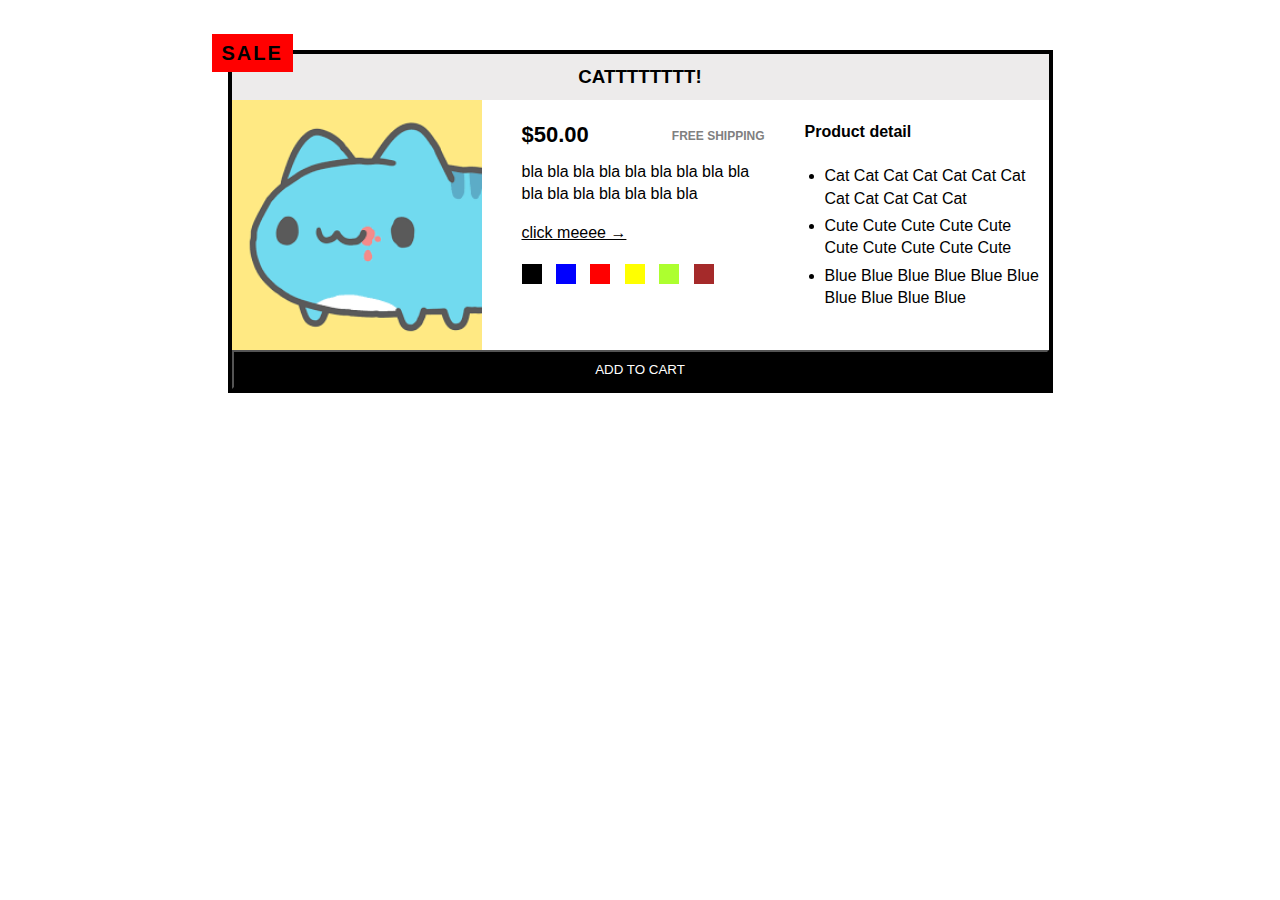
<file: example01-block/index.html>
<!DOCTYPE html>
<html lang="en">
  <head>
    <meta charset="UTF-8" />
    <meta http-equiv="X-UA-Compatible" content="IE=edge" />
    <meta name="viewport" content="width=device-width, initial-scale=1.0" />
    <link href="style.css" rel="stylesheet" />
    <title>Using block</title>
  </head>
  <body>
    <div id="container">
      <article>
        <h3>Catttttttt!</h3>

        <img
          src="[data-uri]"
          ,
          alt="a cat!!!"
          ,
          height="250px"
          ,
          width="250px"
          class="imger"
        />
        <div class="price">
          <p id="money"><strong>$50.00</strong></p>
          <p id="content"><strong>FREE SHIPPING</strong></p>
          <p id="txt">
            bla bla bla bla bla bla bla bla bla bla bla bla bla bla bla bla
          </p>
          <div>
            <a href="#">click meeee &rarr;</a>
          </div>
          <div id="color-block1" class="color-block"></div>
          <div id="color-block2" class="color-block"></div>
          <div id="color-block3" class="color-block"></div>
          <div id="color-block4" class="color-block"></div>
          <div id="color-block5" class="color-block"></div>
          <div id="color-block6" class="color-block"></div>
        </div>
        <div class="detail">
          <h4>Product detail</h4>
          <div id="product-detail">
            <ul>
              <li>Cat Cat Cat Cat Cat Cat Cat Cat Cat Cat Cat Cat</li>
              <li>Cute Cute Cute Cute Cute Cute Cute Cute Cute Cute</li>
              <li>Blue Blue Blue Blue Blue Blue Blue Blue Blue Blue</li>
            </ul>
          </div>
        </div>
      </article>
      <button>Add to cart</button>
    </div>
  </body>
</html>
</file>
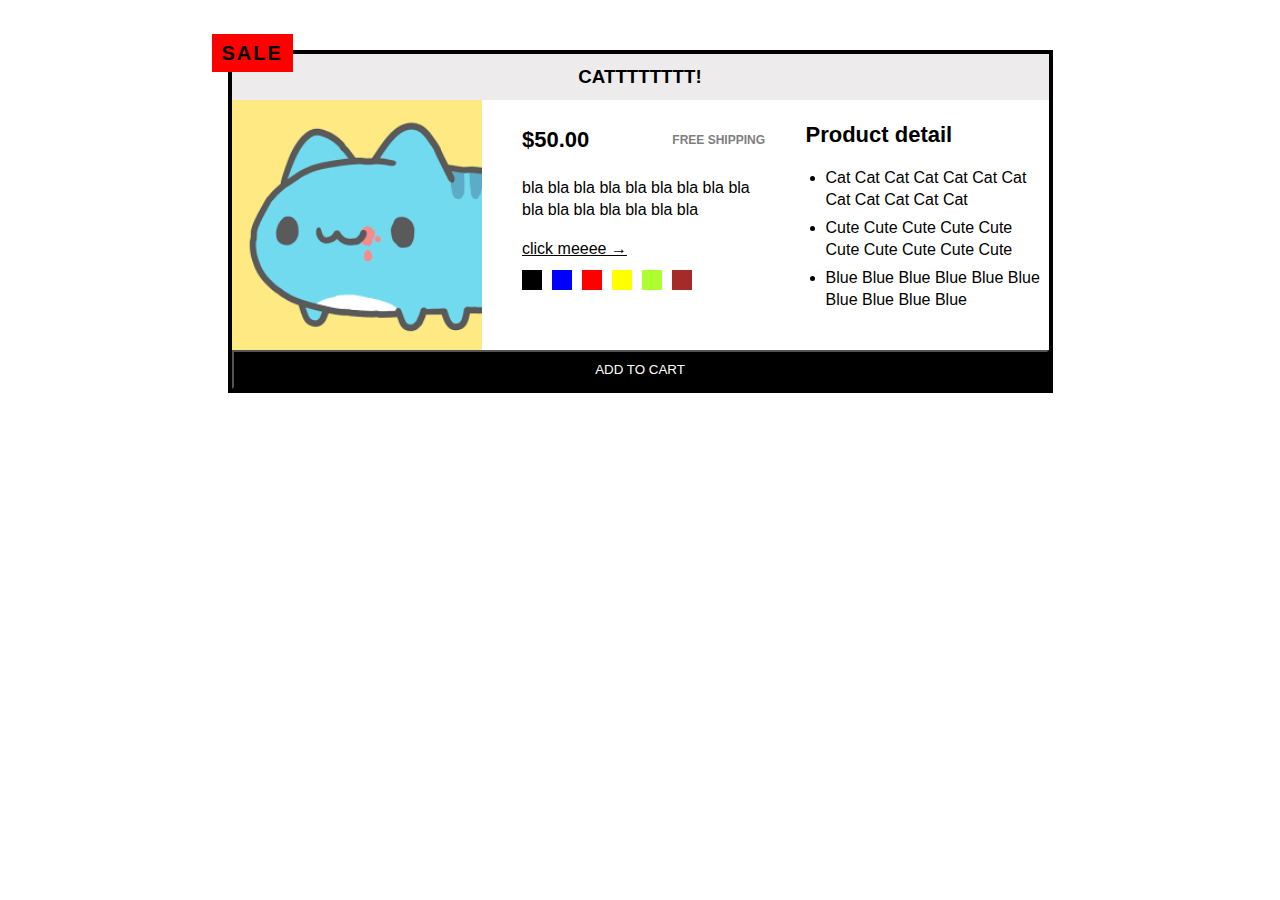
<file: example02-flex/index.html>
<!DOCTYPE html>
<html lang="en">
  <head>
    <meta charset="UTF-8" />
    <meta http-equiv="X-UA-Compatible" content="IE=edge" />
    <meta name="viewport" content="width=device-width, initial-scale=1.0" />
    <link href="style.css" rel="stylesheet" />
    <title>Using flex</title>
  </head>
  <body>
    <div id="container">
      <h3>Catttttttt!</h3>
      <div class="product-box box">
        <img
          src="[data-uri]"
          ,
          alt="a cat!!!"
          ,
          height="250px"
          ,
          width="250px"
          class="imger"
        />

        <div class="product-price">
          <div class="price-box box">
            <p id="price" class="subtitle"><strong>$50.00</strong></p>
            <p id="shiipping"><strong>FREE SHIPPING</strong></p>
          </div>
          <p id="description">
            bla bla bla bla bla bla bla bla bla bla bla bla bla bla bla bla
          </p>
          <div class="click-link">
            <a href="#">click meeee &rarr;</a>
          </div>
          <div class="color-box box">
            <div id="color-block1" class="color-block"></div>
            <div id="color-block2" class="color-block"></div>
            <div id="color-block3" class="color-block"></div>
            <div id="color-block4" class="color-block"></div>
            <div id="color-block5" class="color-block"></div>
            <div id="color-block6" class="color-block"></div>
          </div>
        </div>

        <div class="product-detail">
          <div class="detail-box box">
            <p class="subtitle"><strong>Product detail</strong></p>
          </div>
          <div id="detail">
            <ul>
              <li>Cat Cat Cat Cat Cat Cat Cat Cat Cat Cat Cat Cat</li>
              <li>Cute Cute Cute Cute Cute Cute Cute Cute Cute Cute</li>
              <li>Blue Blue Blue Blue Blue Blue Blue Blue Blue Blue</li>
            </ul>
          </div>
        </div>
      </div>
      <button>Add to cart</button>
    </div>
  </body>
</html>
</file>
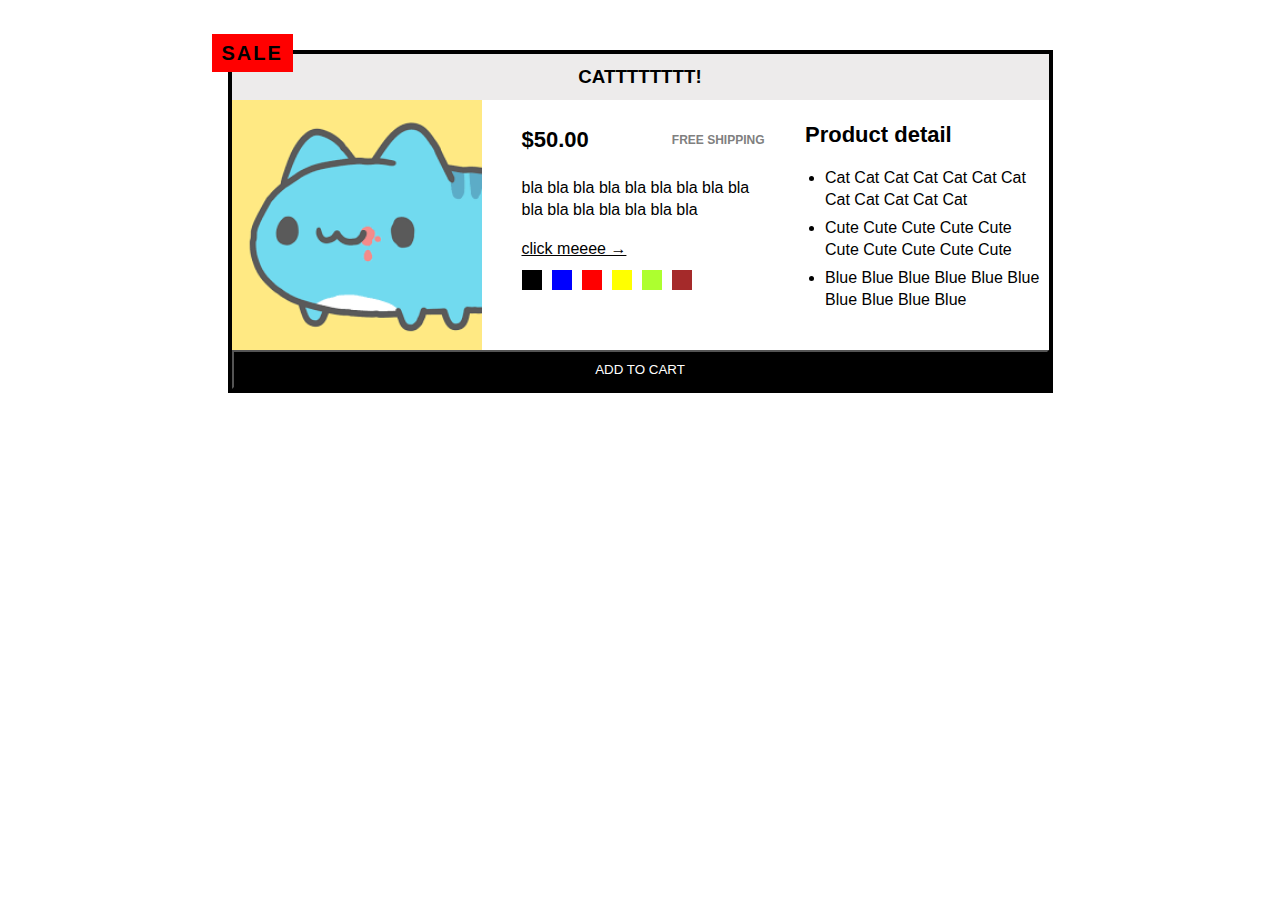
<file: example03-grid/index.html>
<!DOCTYPE html>
<html lang="en">
  <head>
    <meta charset="UTF-8" />
    <meta http-equiv="X-UA-Compatible" content="IE=edge" />
    <meta name="viewport" content="width=device-width, initial-scale=1.0" />
    <link href="style.css" rel="stylesheet" />
    <title>Using grid</title>
  </head>
  <body>
    <div id="container">
      <h3>Catttttttt!</h3>
      <img
        src="[data-uri]"
        ,
        alt="a cat!!!"
        ,
        height="250px"
        ,
        width="250px"
        class="imger"
      />

      <div class="product-price">
        <div class="price-box box">
          <p id="price" class="subtitle"><strong>$50.00</strong></p>
          <p id="shiipping"><strong>FREE SHIPPING</strong></p>
        </div>
        <p id="description">
          bla bla bla bla bla bla bla bla bla bla bla bla bla bla bla bla
        </p>
        <div class="click-link">
          <a href="#">click meeee &rarr;</a>
        </div>
        <div class="color-box box">
          <div id="color-block1" class="color-block"></div>
          <div id="color-block2" class="color-block"></div>
          <div id="color-block3" class="color-block"></div>
          <div id="color-block4" class="color-block"></div>
          <div id="color-block5" class="color-block"></div>
          <div id="color-block6" class="color-block"></div>
        </div>
      </div>

      <div class="product-detail">
        <div class="detail-box box">
          <p class="subtitle"><strong>Product detail</strong></p>
        </div>
        <div id="detail">
          <ul>
            <li>Cat Cat Cat Cat Cat Cat Cat Cat Cat Cat Cat Cat</li>
            <li>Cute Cute Cute Cute Cute Cute Cute Cute Cute Cute</li>
            <li>Blue Blue Blue Blue Blue Blue Blue Blue Blue Blue</li>
          </ul>
        </div>
      </div>
      <button>Add to cart</button>
    </div>
  </body>
</html>
</file>
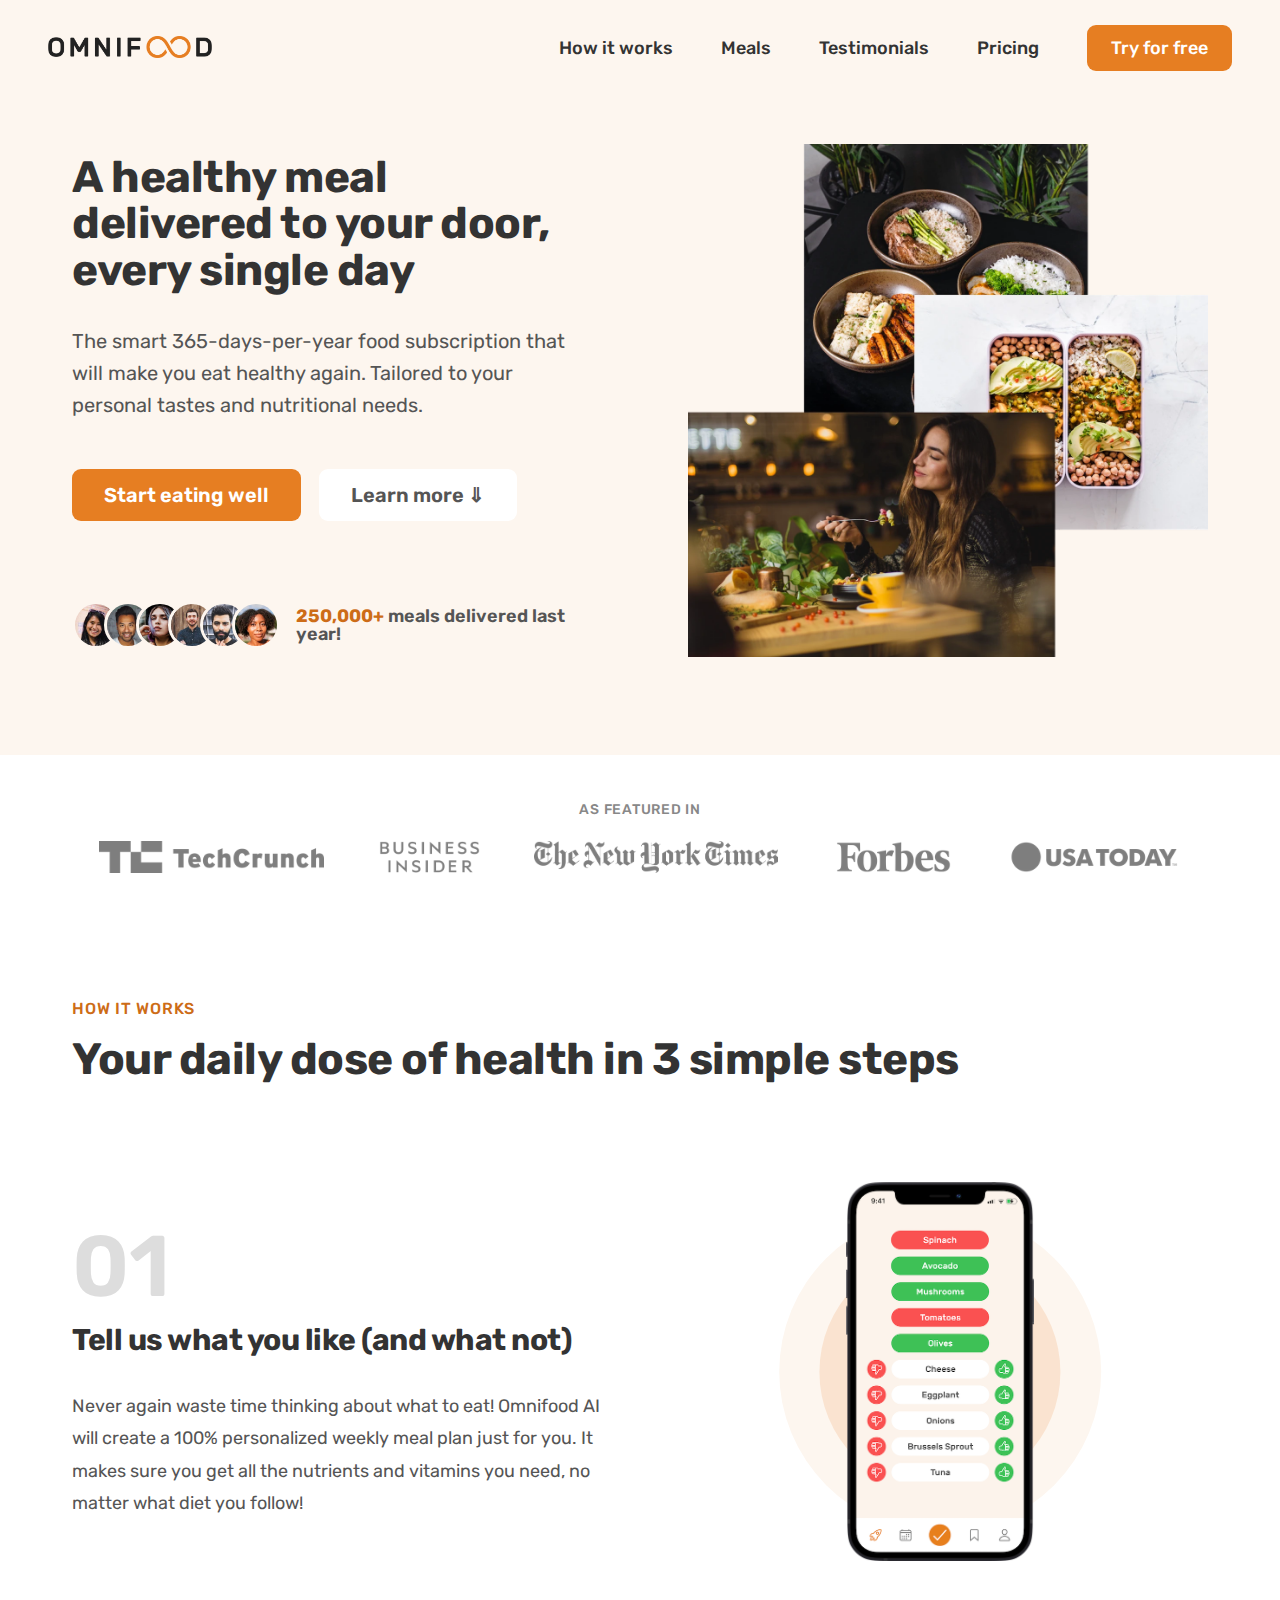
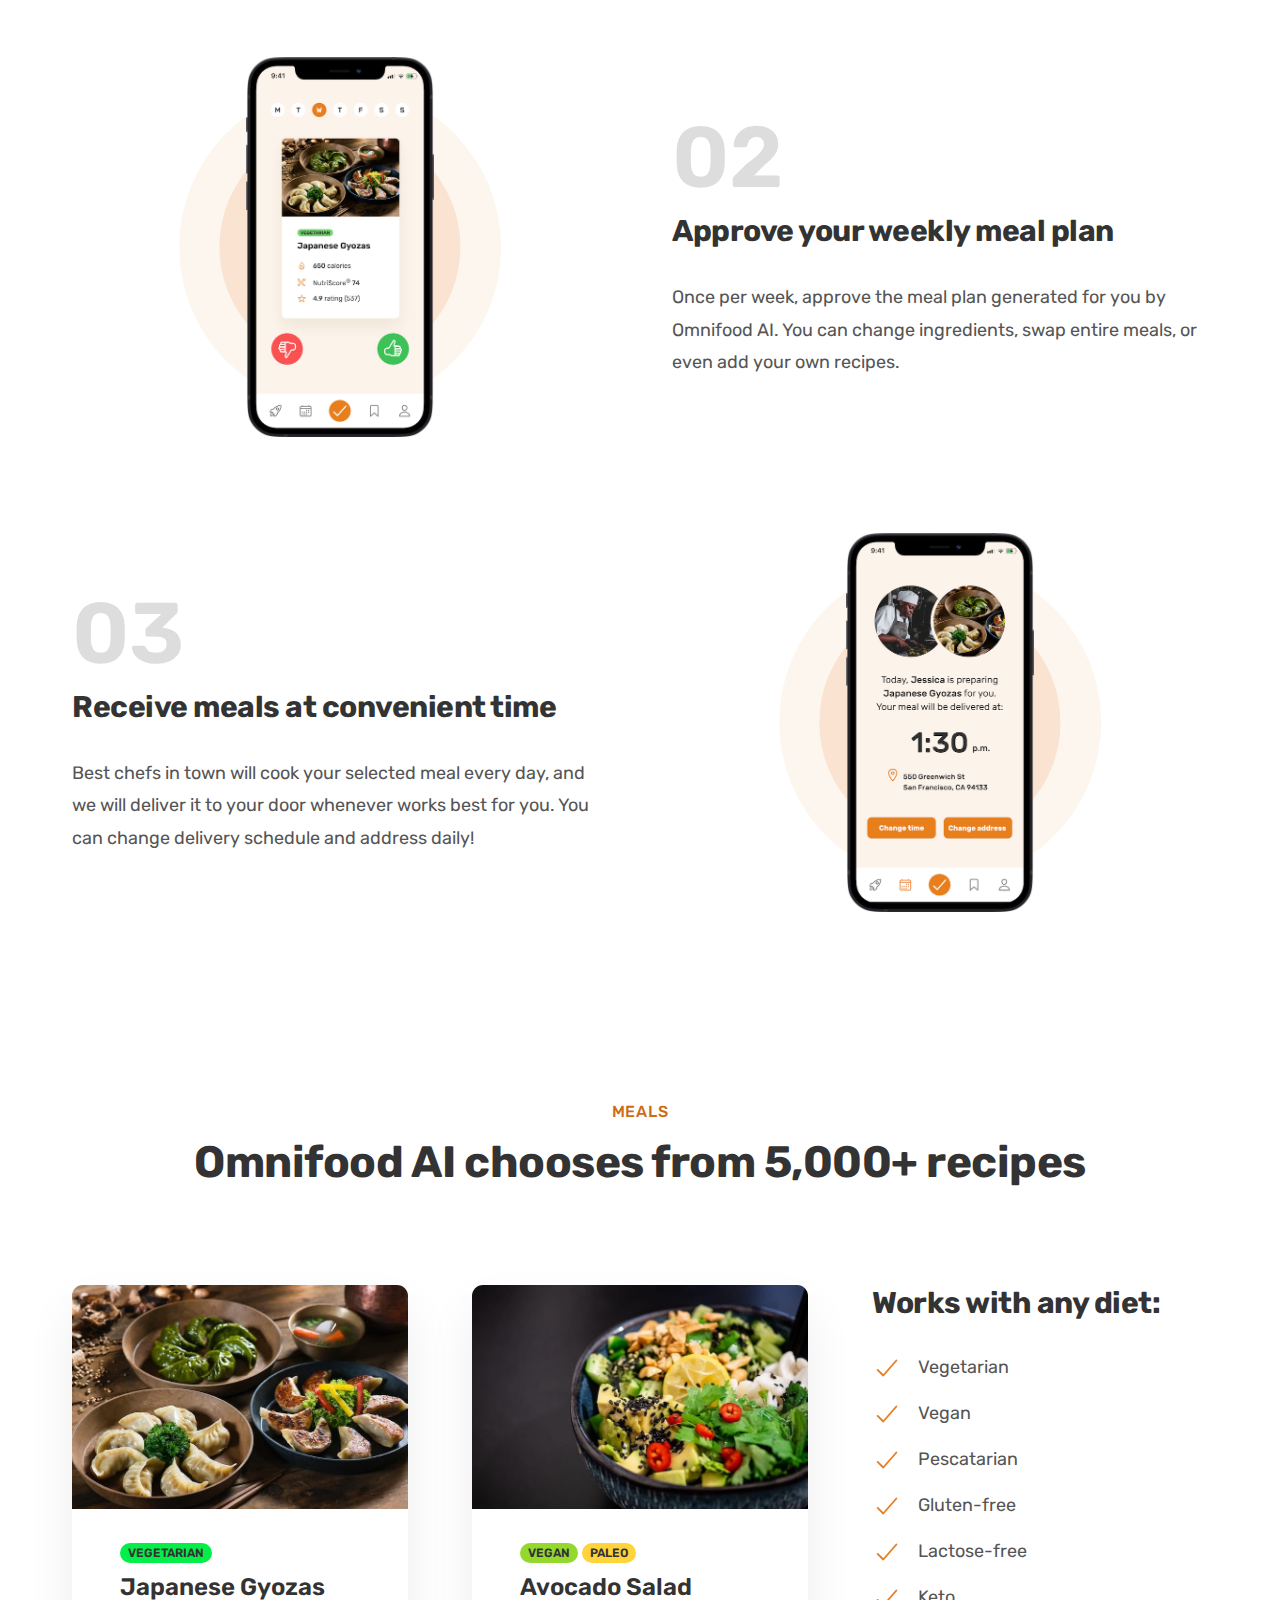
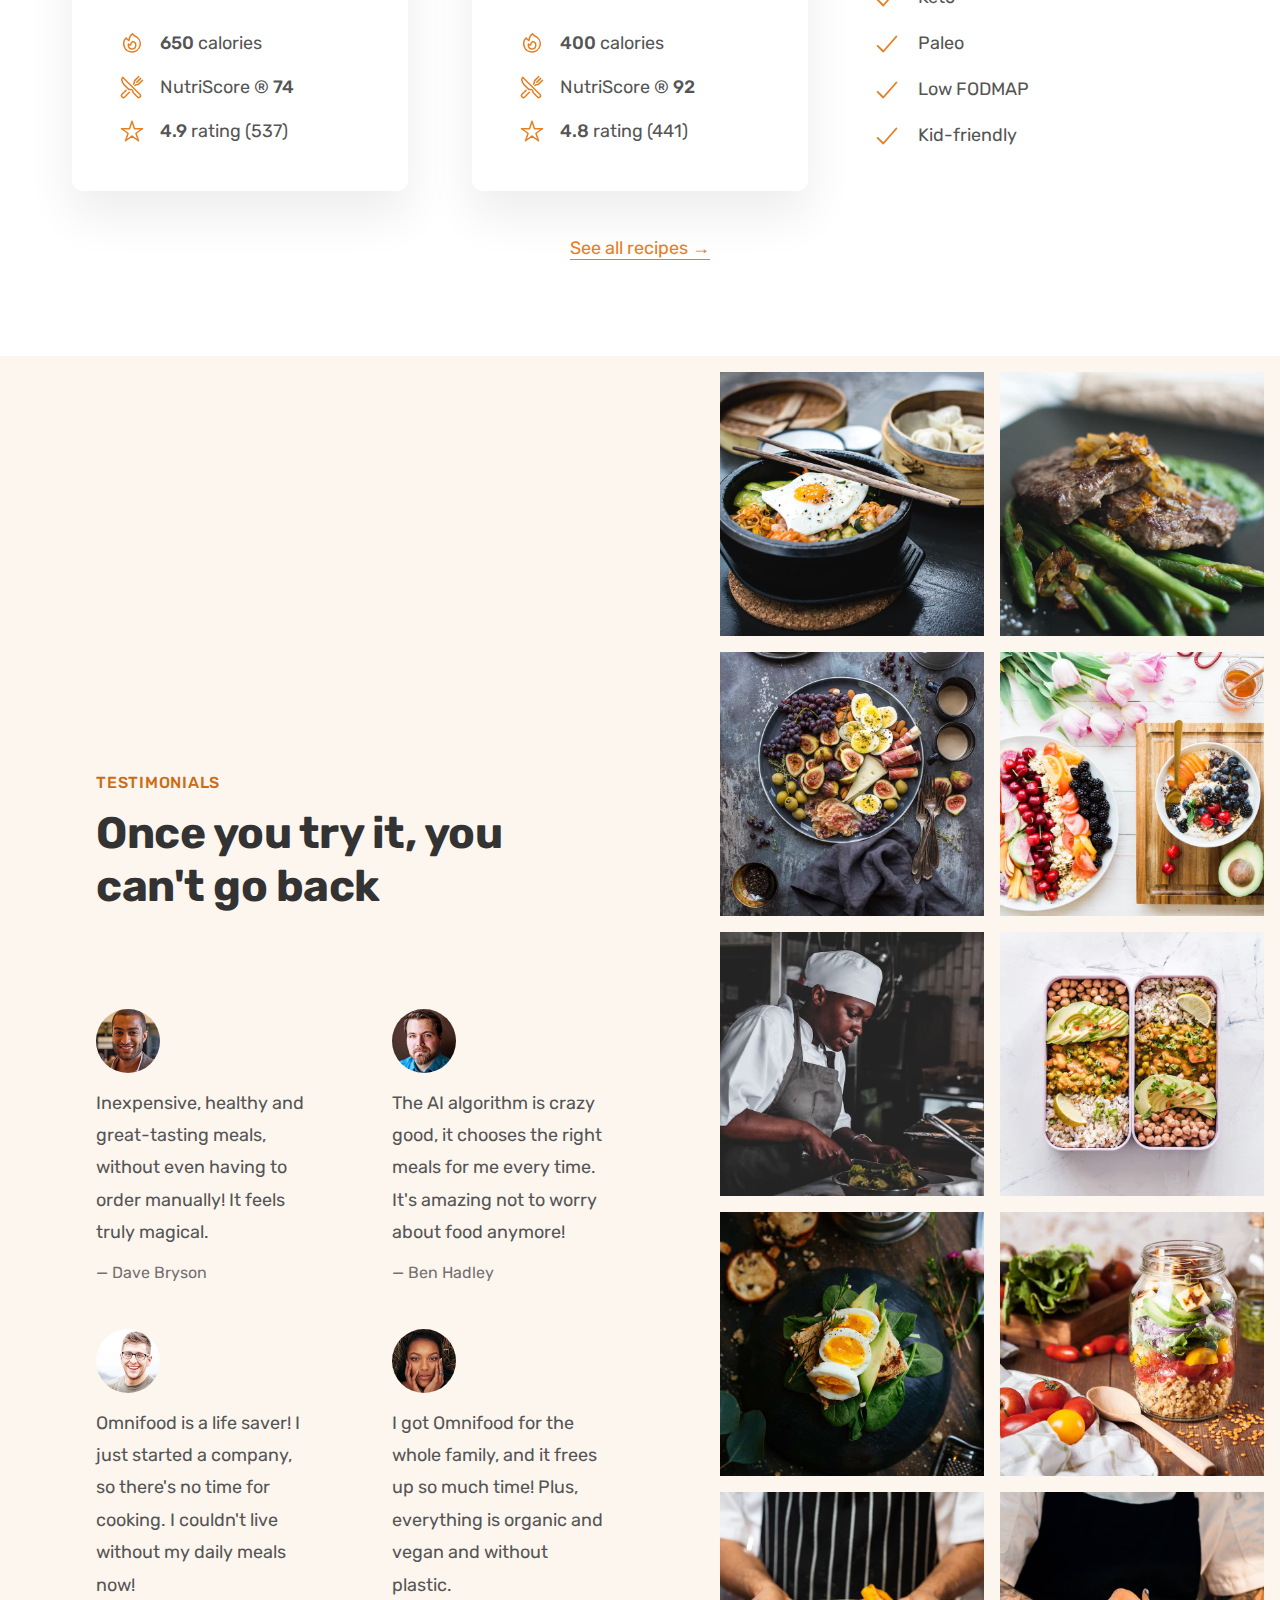
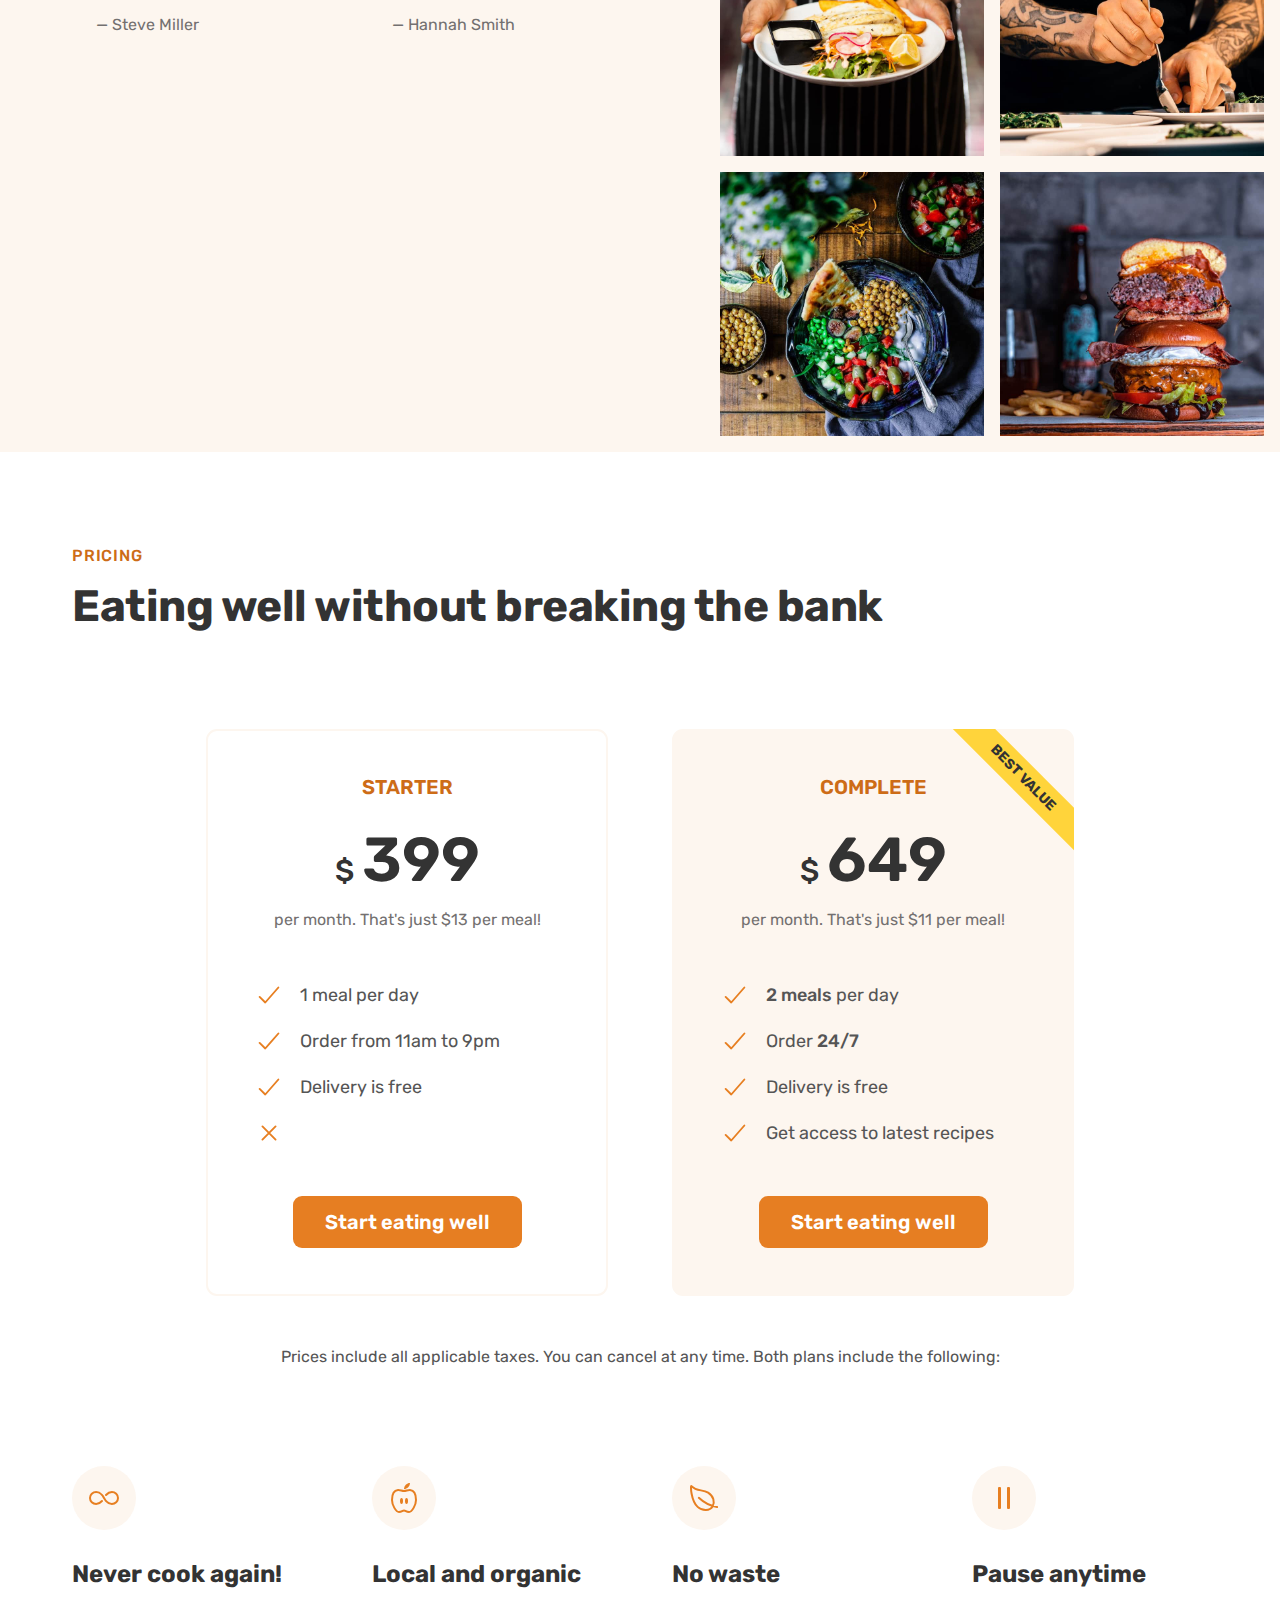
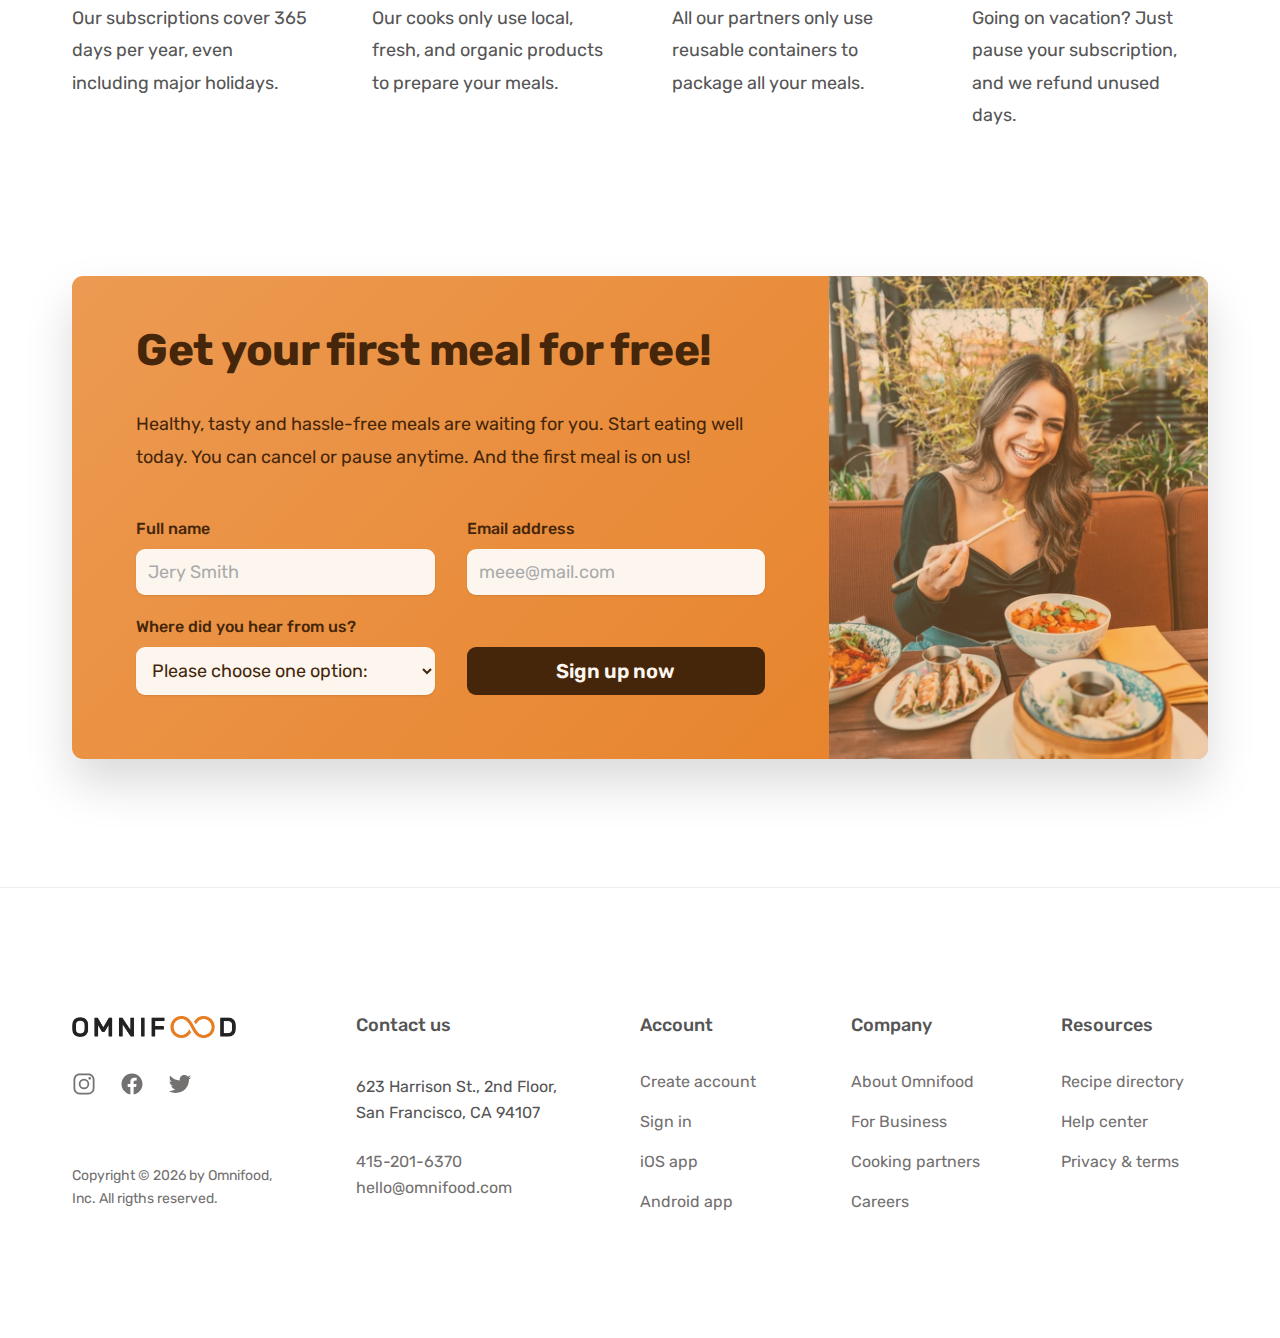
<file: example05-Omnifood/index.html>
<!DOCTYPE html>
<html lang="en">
  <head>
    <meta charset="UTF-8" />
    <meta http-equiv="X-UA-Compatible" content="IE=edge" />
    <meta
      name="descreption"
      content="Omnifood is an AI-powered food subscription that will make you eat healthy again, 365 days per year. It's tailored to your personal needs."
    />
    <meta name="viewport" content="width=device-width, initial-scale=1.0" />
    <link rel="icon" href="img/favicon.png" />
    <link rel="apple-touch-icon" href="img/apple-touch-icon.png" />
    <link rel="manifest" href="manifest.webmanifest" />
    <link rel="preconnect" href="https://fonts.googleapis.com" />
    <link rel="preconnect" href="https://fonts.gstatic.com" crossorigin />
    <link
      href="https://fonts.googleapis.com/css2?family=Rubik:wght@400;500;600;700&display=swap"
      rel="stylesheet"
    />
    <link rel="stylesheet" href="css/general.css" />
    <link rel="stylesheet" href="css/style.css" />
    <link rel="stylesheet" href="css/queries.css" />
    <script defer src="js/script.js"></script>
    <title>Omnifood &mdash; Never cook again!</title>
  </head>
  <body>
    <!-- HEADER -->
    <header class="header">
      <a href="#">
        <img src="img/omnifood-logo.png" alt="Omnifood logo" class="logo" />
      </a>
      <nav class="main-nav">
        <ul class="main-nav-list">
          <li><a class="main-nav-link" href="#how">How it works</a></li>
          <li><a class="main-nav-link" href="#meals">Meals</a></li>
          <li>
            <a class="main-nav-link" href="#testimonials">Testimonials</a>
          </li>
          <li><a class="main-nav-link" href="#pricing">Pricing</a></li>
          <li><a class="main-nav-link nav-cta" href="#cta">Try for free</a></li>
        </ul>
      </nav>
      <!-- MOBILE MENU -->
      <button class="btn-mobil-nav">
        <img
          src="svg/menu.svg"
          alt="Menu svg"
          class="mobile-icon"
          name="menu-outline"
        />
        <img
          src="svg/close.svg"
          alt="Close svg"
          class="mobile-icon"
          name="close-outline"
        />
      </button>
    </header>
    <!-- MAIN -->
    <main>
      <!-- HERO -->
      <section class="section-hero" id="hero">
        <div class="hero">
          <div class="hero-text-box">
            <h1 class="heading-primary">
              A healthy meal delivered to your door, every single day
            </h1>
            <p class="hero-description">
              The smart 365-days-per-year food subscription that will make you
              eat healthy again. Tailored to your personal tastes and
              nutritional needs.
            </p>
            <a href="#cta" class="btn btn--full margin-right-sm">
              Start eating well
            </a>
            <a href="#how" class="btn btn--outline">Learn more &dArr;</a>
            <div class="hero-delivered">
              <div class="delivered-img">
                <img src="img/customers/customer-1.jpg" alt="Customer photo" />
                <img src="img/customers/customer-2.jpg" alt="Customer photo" />
                <img src="img/customers/customer-3.jpg" alt="Customer photo" />
                <img src="img/customers/customer-4.jpg" alt="Customer photo" />
                <img src="img/customers/customer-5.jpg" alt="Customer photo" />
                <img src="img/customers/customer-6.jpg" alt="Customer photo" />
              </div>
              <p class="delivered-text">
                <span>250,000+</span> meals delivered last year!
              </p>
            </div>
          </div>
          <div class="hero-img-box">
            <picture>
              <source srcset="img/hero.webp" type="image/webp" />
              <source srcset="img/hero-min.png" type="image/png" />
              <img
                src="img/hero.webp"
                alt="Woman enjoying food, meals in storage container, and food bowls on a table"
                class="hero-img"
              />
            </picture>
          </div>
        </div>
      </section>
      <!-- FEATURED -->
      <section class="section-featured">
        <div class="container">
          <h2 class="heading-featured-in">As featured in</h2>
          <div class="logos">
            <img src="img/logos/techcrunch.png" alt="Techcrunch logo" />
            <img
              src="img/logos/business-insider.png"
              alt="Business Insider logo"
            />
            <img
              src="img/logos/the-new-york-times.png"
              alt="The New York Times logo"
            />
            <img src="img/logos/forbes.png" alt="Forbes logo" />
            <img src="img/logos/usa-today.png" alt="USA Today logo" />
          </div>
        </div>
      </section>
      <!-- HOW -->
      <section class="section-how" id="how">
        <div class="container">
          <span class="subheading">How it works</span>
          <h2 class="heading-secondary">
            Your daily dose of health in 3 simple steps
          </h2>
        </div>
        <div class="container grid grid--2-cols grid--center-v">
          <!-- STEP 01 -->
          <div class="step-text-box">
            <p class="step-num">01</p>
            <h3 class="heading-tertiary">
              Tell us what you like (and what not)
            </h3>
            <p class="step-description">
              Never again waste time thinking about what to eat! Omnifood AI
              will create a 100% personalized weekly meal plan just for you. It
              makes sure you get all the nutrients and vitamins you need, no
              matter what diet you follow!
            </p>
          </div>
          <div class="step-img-box">
            <img
              src="img/app/app-screen-1.png"
              alt="iPhone app preferences selection screen"
              class="step-img"
            />
          </div>
          <!-- STEP 02 -->
          <div class="step-img-box">
            <img
              src="img/app/app-screen-2.png"
              alt="iPhone app preferences selection screen"
              class="step-img"
            />
          </div>
          <div class="step-text-box">
            <p class="step-num">02</p>
            <h3 class="heading-tertiary">Approve your weekly meal plan</h3>
            <p class="step-description">
              Once per week, approve the meal plan generated for you by Omnifood
              AI. You can change ingredients, swap entire meals, or even add
              your own recipes.
            </p>
          </div>
          <!-- STEP 03 -->
          <div class="step-text-box">
            <p class="step-num">03</p>
            <h3 class="heading-tertiary">Receive meals at convenient time</h3>
            <p class="step-description">
              Best chefs in town will cook your selected meal every day, and we
              will deliver it to your door whenever works best for you. You can
              change delivery schedule and address daily!
            </p>
          </div>
          <div class="step-img-box">
            <img
              src="img/app/app-screen-3.png"
              alt="iPhone app preferences selection screen"
              class="step-img"
            />
          </div>
        </div>
      </section>
      <!-- CARD -->
      <section class="section-cards" id="meals">
        <div class="container center-text">
          <span class="subheading">Meals</span>
          <h2 class="heading-secondary">
            Omnifood AI chooses from 5,000+ recipes
          </h2>
        </div>
        <div class="container grid grid--3-cols margin-bottom-md">
          <!-- CARD 01 -->
          <div class="meal">
            <img
              src="img/meals/meal-1.jpg"
              alt="Japanese Gyozas"
              class="meal-img"
            />
            <div class="meal-content">
              <div class="meal-tags">
                <span class="tag tag--vegetarian">Vegetarian</span>
              </div>
              <p class="meal-title">Japanese Gyozas</p>
              <ul class="meal-attributes">
                <li class="meal-attribute">
                  <img src="svg/fire.svg" alt="Fire svg" class="meal-icon" />
                  <span><strong>650</strong> calories</span>
                </li>
                <li class="meal-attribute">
                  <img src="svg/fork.svg" alt="Fork svg" class="meal-icon" />
                  <span>NutriScore &reg; <strong>74</strong></span>
                </li>
                <li class="meal-attribute">
                  <img src="svg/star.svg" alt="Star svg" class="meal-icon" />
                  <span><strong>4.9</strong> rating (537)</span>
                </li>
              </ul>
            </div>
          </div>
          <!-- CARD 02 -->
          <div class="meal">
            <img
              src="img/meals/meal-2.jpg"
              alt="Avocado Salad"
              class="meal-img"
            />
            <div class="meal-content">
              <div class="meal-tags">
                <span class="tag tag--vegan">Vegan</span>
                <span class="tag tag--paleo">Paleo</span>
              </div>
              <p class="meal-title">Avocado Salad</p>
              <ul class="meal-attributes">
                <li class="meal-attribute">
                  <img src="svg/fire.svg" alt="Fire svg" class="meal-icon" />
                  <span><strong>400</strong> calories</span>
                </li>
                <li class="meal-attribute">
                  <img src="svg/fork.svg" alt="Fork svg" class="meal-icon" />
                  <span>NutriScore &reg; <strong>92</strong></span>
                </li>
                <li class="meal-attribute">
                  <img src="svg/star.svg" alt="Star svg" class="meal-icon" />
                  <span><strong>4.8</strong> rating (441)</span>
                </li>
              </ul>
            </div>
          </div>
          <!-- CARD 03 -->
          <div class="diets">
            <h3 class="heading-tertiary">Works with any diet:</h3>
            <ul class="list">
              <li class="list-item">
                <img
                  src="svg/checkmark.svg"
                  alt="Check svg"
                  class="list-icon"
                />
                <span>Vegetarian</span>
              </li>
              <li class="list-item">
                <img
                  src="svg/checkmark.svg"
                  alt="Check svg"
                  class="list-icon"
                />
                <span>Vegan</span>
              </li>
              <li class="list-item">
                <img
                  src="svg/checkmark.svg"
                  alt="Check svg"
                  class="list-icon"
                />
                <span>Pescatarian</span>
              </li>
              <li class="list-item">
                <img
                  src="svg/checkmark.svg"
                  alt="Check svg"
                  class="list-icon"
                />
                <span>Gluten-free</span>
              </li>
              <li class="list-item">
                <img
                  src="svg/checkmark.svg"
                  alt="Check svg"
                  class="list-icon"
                />
                <span>Lactose-free</span>
              </li>
              <li class="list-item">
                <img
                  src="svg/checkmark.svg"
                  alt="Check svg"
                  class="list-icon"
                />
                <span>Keto</span>
              </li>
              <li class="list-item">
                <img
                  src="svg/checkmark.svg"
                  alt="Check svg"
                  class="list-icon"
                />
                <span>Paleo</span>
              </li>
              <li class="list-item">
                <img
                  src="svg/checkmark.svg"
                  alt="Check svg"
                  class="list-icon"
                />
                <span>Low FODMAP</span>
              </li>
              <li class="list-item">
                <img
                  src="svg/checkmark.svg"
                  alt="Check svg"
                  class="list-icon"
                />
                <span>Kid-friendly</span>
              </li>
            </ul>
          </div>
        </div>
        <div class="container all-recipes">
          <a href="#" class="link">See all recipes &rarr;</a>
        </div>
      </section>
      <!-- TESTIMONIAL -->
      <section class="section-testimonials" id="testimonials">
        <div class="testimonials-container">
          <span class="subheading">Testimonials</span>
          <h2 class="heading-secondary">Once you try it, you can't go back</h2>
          <div class="testimonials">
            <!-- FIGURE 01 -->
            <figure class="testimonial">
              <img
                src="img/customers/dave.jpg"
                alt="Photo of custumer Dave
            Bryson"
                class="testimonial-img"
              />
              <blockquote class="testimonial-text">
                Inexpensive, healthy and great-tasting meals, without even
                having to order manually! It feels truly magical.
              </blockquote>
              <p class="testimonial-name">&mdash; Dave Bryson</p>
            </figure>
            <!-- FIGURE 02 -->
            <figure class="testimonial">
              <img
                src="img/customers/ben.jpg"
                alt="Photo of custumer Ben Hadley"
                class="testimonial-img"
              />
              <blockquote class="testimonial-text">
                The AI algorithm is crazy good, it chooses the right meals for
                me every time. It's amazing not to worry about food anymore!
              </blockquote>
              <p class="testimonial-name">&mdash; Ben Hadley</p>
            </figure>
            <!-- FIGURE 03 -->
            <figure class="testimonial">
              <img
                src="img/customers/steve.jpg"
                alt="Photo of custumer Steve Miller"
                class="testimonial-img"
              />
              <blockquote class="testimonial-text">
                Omnifood is a life saver! I just started a company, so there's
                no time for cooking. I couldn't live without my daily meals now!
              </blockquote>
              <p class="testimonial-name">&mdash; Steve Miller</p>
            </figure>
            <!-- FIGURE 04 -->
            <figure class="testimonial">
              <img
                src="img/customers/hannah.jpg"
                alt="Photo of custumer Hannah Smith"
                class="testimonial-img"
              />
              <blockquote class="testimonial-text">
                I got Omnifood for the whole family, and it frees up so much
                time! Plus, everything is organic and vegan and without plastic.
              </blockquote>
              <p class="testimonial-name">&mdash; Hannah Smith</p>
            </figure>
          </div>
        </div>
        <div class="gallery">
          <figure class="gallery-item">
            <img
              src="img/gallery/gallery-1.jpg"
              alt="Photo of beautifully arranged food"
            />
          </figure>
          <figure class="gallery-item">
            <img
              src="img/gallery/gallery-2.jpg"
              alt="Photo of beautifully arranged food"
            />
          </figure>
          <figure class="gallery-item">
            <img
              src="img/gallery/gallery-3.jpg"
              alt="Photo of beautifully arranged food"
            />
          </figure>
          <figure class="gallery-item">
            <img
              src="img/gallery/gallery-4.jpg"
              alt="Photo of beautifully arranged food"
            />
          </figure>
          <figure class="gallery-item">
            <img
              src="img/gallery/gallery-5.jpg"
              alt="Photo of beautifully arranged food"
            />
          </figure>
          <figure class="gallery-item">
            <img
              src="img/gallery/gallery-6.jpg"
              alt="Photo of beautifully arranged food"
            />
          </figure>
          <figure class="gallery-item">
            <img
              src="img/gallery/gallery-7.jpg"
              alt="Photo of beautifully arranged food"
            />
          </figure>
          <figure class="gallery-item">
            <img
              src="img/gallery/gallery-8.jpg"
              alt="Photo of beautifully arranged food"
            />
          </figure>
          <figure class="gallery-item">
            <img
              src="img/gallery/gallery-9.jpg"
              alt="Photo of beautifully arranged food"
            />
          </figure>
          <figure class="gallery-item">
            <img
              src="img/gallery/gallery-10.jpg"
              alt="Photo of beautifully arranged food"
            />
          </figure>
          <figure class="gallery-item">
            <img
              src="img/gallery/gallery-11.jpg"
              alt="Photo of beautifully arranged food"
            />
          </figure>
          <figure class="gallery-item">
            <img
              src="img/gallery/gallery-12.jpg"
              alt="Photo of beautifully arranged food"
            />
          </figure>
        </div>
      </section>
      <!-- PRICING -->
      <section class="section-pricing" id="pricing">
        <div class="container">
          <span class="subheading">Pricing</span>
          <h2 class="heading-secondary">
            Eating well without breaking the bank
          </h2>
        </div>
        <!-- PLAN -->
        <div class="container grid grid--2-cols margin-bottom-md">
          <!-- PLAN 01 -->
          <div class="pricing-plan pricing-plan--starter">
            <header class="plan-header">
              <p class="plan-name">Starter</p>
              <p class="plan-price"><span>$</span>399</p>
              <p class="plan-text">per month. That's just $13 per meal!</p>
            </header>
            <ul class="list">
              <li class="list-item">
                <img
                  src="svg/checkmark.svg"
                  alt="Check svg"
                  class="list-icon"
                />
                <span>1 meal per day</span>
              </li>
              <li class="list-item">
                <img
                  src="svg/checkmark.svg"
                  alt="Check svg"
                  class="list-icon"
                />
                <span>Order from 11am to 9pm</span>
              </li>
              <li class="list-item">
                <img
                  src="svg/checkmark.svg"
                  alt="Check svg"
                  class="list-icon"
                />
                <span>Delivery is free</span>
              </li>
              <li class="list-item">
                <img src="svg/close.svg" alt="Close svg" class="list-icon" />
                <span></span>
              </li>
            </ul>
            <div class="plan-sign-up">
              <a href="#" class="btn btn--full">Start eating well</a>
            </div>
          </div>
          <!-- PLAN 02 -->
          <div class="pricing-plan pricing-plan--complete">
            <header class="plan-header">
              <p class="plan-name">Complete</p>
              <p class="plan-price"><span>$</span>649</p>
              <p class="plan-text">per month. That's just $11 per meal!</p>
            </header>
            <ul class="list">
              <li class="list-item">
                <img
                  src="svg/checkmark.svg"
                  alt="Check svg"
                  class="list-icon"
                />
                <span><strong>2 meals</strong> per day</span>
              </li>
              <li class="list-item">
                <img
                  src="svg/checkmark.svg"
                  alt="Check svg"
                  class="list-icon"
                />
                <span>Order <strong>24/7</strong></span>
              </li>
              <li class="list-item">
                <img
                  src="svg/checkmark.svg"
                  alt="Check svg"
                  class="list-icon"
                />
                <span>Delivery is free</span>
              </li>
              <li class="list-item">
                <img
                  src="svg/checkmark.svg"
                  alt="Check svg"
                  class="list-icon"
                />
                <span>Get access to latest recipes</span>
              </li>
            </ul>
            <div class="plan-sign-up">
              <a href="#" class="btn btn--full">Start eating well</a>
            </div>
          </div>
        </div>
        <!-- DETAILS -->
        <div class="container grid">
          <aside class="plan-details">
            Prices include all applicable taxes. You can cancel at any time.
            Both plans include the following:
          </aside>
        </div>
        <!-- FEATURE -->
        <div class="container grid grid--4-cols">
          <!-- FEATURE 01 -->
          <div class="feature">
            <div class="feature-svg-box">
              <img
                src="svg/infinite.svg"
                alt="Infinite svg"
                class="feature-icon"
              />
            </div>
            <p class="feature-title">Never cook again!</p>
            <p class="feature-text">
              Our subscriptions cover 365 days per year, even including major
              holidays.
            </p>
          </div>
          <!-- FEATURE 02 -->
          <div class="feature">
            <div class="feature-svg-box">
              <img
                src="svg/nutrition.svg"
                alt="Nutrition svg"
                class="feature-icon"
              />
            </div>
            <p class="feature-title">Local and organic</p>
            <p class="feature-text">
              Our cooks only use local, fresh, and organic products to prepare
              your meals.
            </p>
          </div>
          <!-- FEATURE 03 -->
          <div class="feature">
            <div class="feature-svg-box">
              <img src="svg/leaf.svg" alt="Leaf svg" class="feature-icon" />
            </div>
            <p class="feature-title">No waste</p>
            <p class="feature-text">
              All our partners only use reusable containers to package all your
              meals.
            </p>
          </div>
          <!-- FEATURE 04 -->
          <div class="feature">
            <div class="feature-svg-box">
              <img src="svg/pause.svg" alt="Pause svg" class="feature-icon" />
            </div>
            <p class="feature-title">Pause anytime</p>
            <p class="feature-text">
              Going on vacation? Just pause your subscription, and we refund
              unused days.
            </p>
          </div>
        </div>
      </section>
      <!-- CTA -->
      <section class="section-cta" id="cta">
        <div class="container">
          <div class="cta">
            <div class="cta-text-box">
              <h2 class="heading-secondary">Get your first meal for free!</h2>
              <p class="cta-text">
                Healthy, tasty and hassle-free meals are waiting for you. Start
                eating well today. You can cancel or pause anytime. And the
                first meal is on us!
              </p>

              <form class="cta-form" action="#">
                <div>
                  <label for="full-name">Full name</label>
                  <input
                    id="full-name"
                    type="text"
                    placeholder="Jery Smith"
                    required
                  />
                </div>
                <div>
                  <label for="email">Email address</label>
                  <input
                    id="email"
                    type="email"
                    placeholder="meee@mail.com"
                    required
                  />
                </div>
                <div>
                  <label for="select-where">Where did you hear from us?</label>
                  <select id="select-where" required>
                    <option value="">Please choose one option:</option>
                    <option value="friends">Friends and family</option>
                    <option value="youtube">Youtube</option>
                    <option value="podcast">Podcast</option>
                    <option value="ad">Facebook ad</option>
                    <option value="orthers">Others</option>
                  </select>
                </div>
                <button class="btn btn--form">Sign up now</button>
              </form>
            </div>
            <div
              role="img"
              aria-label="Woman enjoying food"
              class="cta-img-box"
            ></div>
          </div>
        </div>
      </section>
    </main>
    <!-- FOOTER -->
    <footer class="footer">
      <div class="container grid grid--footer">
        <div class="logo-col">
          <a href="#" class="footer-logo">
            <img src="img/omnifood-logo.png" alt="Omnifood logo" class="logo" />
          </a>
          <ul class="social-links">
            <li>
              <a href="#" class="social-link">
                <img
                  src="svg/instagram.svg"
                  alt="Instagram svg"
                  class="social-icon"
              /></a>
            </li>
            <li>
              <a href="#" class="social-link">
                <img
                  src="svg/facebook.svg"
                  alt="Facebook svg"
                  class="social-icon"
              /></a>
            </li>
            <li>
              <a href="#" class="social-link">
                <img
                  src="svg/twitter.svg"
                  alt="Twitter svg"
                  class="social-icon"
              /></a>
            </li>
          </ul>
          <p class="copyright">
            Copyright &copy; <span class="years">2027</span> by Omnifood, Inc.
            All rigths reserved.
          </p>
        </div>
        <div class="address-col">
          <p class="footer-heading">Contact us</p>
          <address class="contacts">
            <p class="address">
              623 Harrison St., 2nd Floor, San Francisco, CA 94107
            </p>
            <p>
              <a href="tel:415-201-6370" class="footer-link"> 415-201-6370 </a
              ><br />
              <a href="mailto:hello@omnifood.com" class="footer-link">
                hello@omnifood.com
              </a>
            </p>
          </address>
        </div>
        <nav class="nav-col">
          <p class="footer-heading">Account</p>
          <ul class="footer-nav">
            <li><a href="#" class="footer-link">Create account</a></li>
            <li><a href="#" class="footer-link">Sign in</a></li>
            <li><a href="#" class="footer-link">iOS app</a></li>
            <li><a href="#" class="footer-link">Android app</a></li>
          </ul>
        </nav>
        <nav class="nav-col">
          <p class="footer-heading">Company</p>
          <ul class="footer-nav">
            <li><a href="#" class="footer-link">About Omnifood</a></li>
            <li><a href="#" class="footer-link">For Business</a></li>
            <li><a href="#" class="footer-link">Cooking partners</a></li>
            <li><a href="#" class="footer-link">Careers</a></li>
          </ul>
        </nav>
        <nav class="nav-col">
          <p class="footer-heading">Resources</p>
          <ul class="footer-nav">
            <li><a href="#" class="footer-link">Recipe directory</a></li>
            <li><a href="#" class="footer-link">Help center</a></li>
            <li><a href="#" class="footer-link">Privacy & terms</a></li>
          </ul>
        </nav>
      </div>
    </footer>
  </body>
</html>
</file>
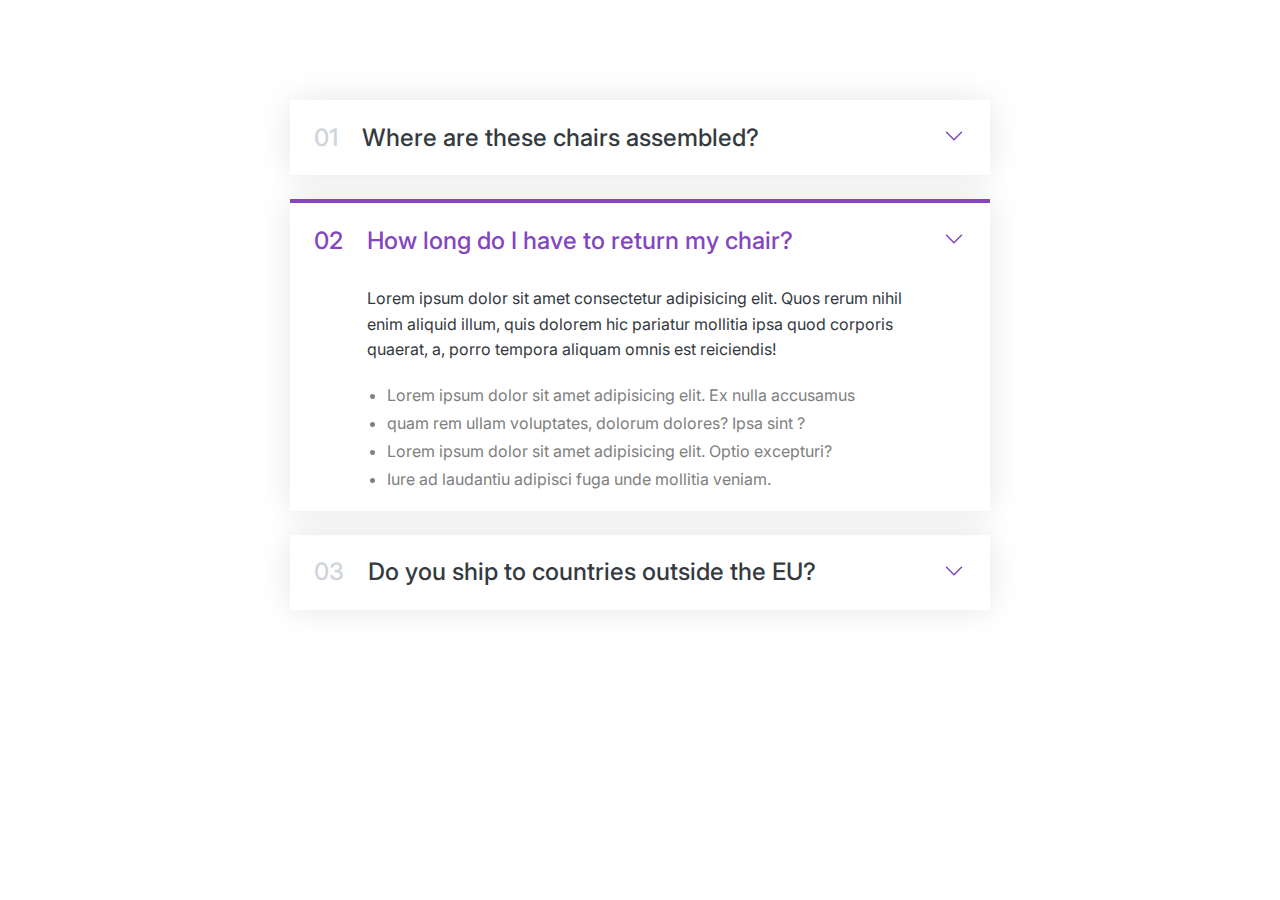
<file: example04-component/accordion.html>
<!DOCTYPE html>
<html lang="en">
  <head>
    <meta charset="UTF-8" />
    <meta http-equiv="X-UA-Compatible" content="IE=edge" />
    <meta name="viewport" content="width=device-width, initial-scale=1.0" />
    <link rel="preconnect" href="https://fonts.googleapis.com" />
    <link rel="preconnect" href="https://fonts.gstatic.com" crossorigin />
    <link
      href="https://fonts.googleapis.com/css2?family=Inter:wght@400;500;600&display=swap"
      rel="stylesheet"
    />
    <title>Accordion Component</title>
    <style>
      /*
        SPACING SYSTEM (px)
        2 / 4 / 8 / 12 / 16 / 24 / 32 / 48 / 64 / 80 / 96 / 128

        FONT SIZE SYSTEM (px)
        10 / 12 / 14 / 16 / 18 / 20 / 24 / 30 / 36 / 44 / 52 / 62 / 74 / 86 / 98

        MAIN COLOR: #8345C1
        GREY COLOR: #343a40
      */

      * {
        margin: 0;
        padding: 0;
        box-sizing: border-box;
      }

      body {
        font-family: "Inter", sans-serif;
        color: #343a40;
        line-height: 1;
      }

      .accordion {
        width: 700px;
        margin: 100px auto;
        display: flex;
        flex-direction: column;
        gap: 24px;
      }

      .item {
        box-shadow: 0 0 32px rgba(0, 0, 0, 0.1);
        padding: 24px;
        display: grid;
        grid-template-columns: auto 1fr auto;
        column-gap: 24px;
        row-gap: 32px;
        align-items: center;
      }

      .number,
      .text {
        font-size: 24px;
        font-weight: 500;
      }

      .number {
        color: #ced4da;
      }

      .btn {
        border: none;
        background-color: #fff;
        cursor: pointer;
      }

      .icon {
        width: 24px;
        height: 24px;
        stroke: #8345c1;
      }

      .hidden-box {
        grid-column: 2;
        display: none;
      }

      .hidden-box p {
        line-height: 1.6;
        margin-bottom: 24px;
      }

      .hidden-box ul {
        color: #808080;
        margin-left: 20px;
        display: flex;
        flex-direction: column;
        gap: 12px;
      }

      .open {
        border-top: 4px solid #8345c1;
      }

      .open .hidden-box {
        display: block;
      }

      .open .number,
      .open .text {
        color: #8345c1;
      }
    </style>
  </head>
  <body>
    <div class="accordion">
      <div class="item">
        <p class="number">01</p>
        <p class="text">Where are these chairs assembled?</p>
        <button class="btn">
          <svg
            xmlns="http://www.w3.org/2000/svg"
            fill="none"
            viewBox="0 0 24 24"
            stroke-width="1.5"
            stroke="currentColor"
            class="icon"
          >
            <path
              stroke-linecap="round"
              stroke-linejoin="round"
              d="M19.5 8.25l-7.5 7.5-7.5-7.5"
            />
          </svg>
        </button>
        <div class="hidden-box">
          <p>
            Lorem ipsum dolor sit amet consectetur adipisicing elit. Quos rerum
            nihil enim aliquid illum, quis dolorem hic pariatur mollitia ipsa
            quod corporis quaerat, a, porro tempora aliquam omnis est
            reiciendis!
          </p>
          <ul>
            <li>
              Lorem ipsum dolor sit amet adipisicing elit. Ex nulla accusamus
            </li>
            <li>quam rem ullam voluptates, dolorum dolores? Ipsa sint ?</li>
            <li>
              Lorem ipsum dolor sit amet adipisicing elit. Optio excepturi?
            </li>
            <li>Iure ad laudantiu adipisci fuga unde mollitia veniam.</li>
          </ul>
        </div>
      </div>

      <div class="item open">
        <p class="number">02</p>
        <p class="text">How long do I have to return my chair?</p>
        <button class="btn">
          <svg
            xmlns="http://www.w3.org/2000/svg"
            fill="none"
            viewBox="0 0 24 24"
            stroke-width="1.5"
            stroke="currentColor"
            class="icon"
          >
            <path
              stroke-linecap="round"
              stroke-linejoin="round"
              d="M19.5 8.25l-7.5 7.5-7.5-7.5"
            />
          </svg>
        </button>
        <div class="hidden-box">
          <p>
            Lorem ipsum dolor sit amet consectetur adipisicing elit. Quos rerum
            nihil enim aliquid illum, quis dolorem hic pariatur mollitia ipsa
            quod corporis quaerat, a, porro tempora aliquam omnis est
            reiciendis!
          </p>
          <ul>
            <li>
              Lorem ipsum dolor sit amet adipisicing elit. Ex nulla accusamus
            </li>
            <li>quam rem ullam voluptates, dolorum dolores? Ipsa sint ?</li>
            <li>
              Lorem ipsum dolor sit amet adipisicing elit. Optio excepturi?
            </li>
            <li>Iure ad laudantiu adipisci fuga unde mollitia veniam.</li>
          </ul>
        </div>
      </div>

      <div class="item">
        <p class="number">03</p>
        <p class="text">Do you ship to countries outside the EU?</p>
        <button class="btn">
          <svg
            xmlns="http://www.w3.org/2000/svg"
            fill="none"
            viewBox="0 0 24 24"
            stroke-width="1.5"
            stroke="currentColor"
            class="icon"
          >
            <path
              stroke-linecap="round"
              stroke-linejoin="round"
              d="M19.5 8.25l-7.5 7.5-7.5-7.5"
            />
          </svg>
        </button>
        <div class="hidden-box">
          <p>
            Lorem ipsum dolor sit amet consectetur adipisicing elit. Quos rerum
            nihil enim aliquid illum, quis dolorem hic pariatur mollitia ipsa
            quod corporis quaerat, a, porro tempora aliquam omnis est
            reiciendis!
          </p>
          <ul>
            <li>
              Lorem ipsum dolor sit amet adipisicing elit. Ex nulla accusamus
            </li>
            <li>quam rem ullam voluptates, dolorum dolores? Ipsa sint ?</li>
            <li>
              Lorem ipsum dolor sit amet adipisicing elit. Optio excepturi?
            </li>
            <li>Iure ad laudantiu adipisci fuga unde mollitia veniam.</li>
          </ul>
        </div>
      </div>
    </div>
  </body>
</html>
</file>
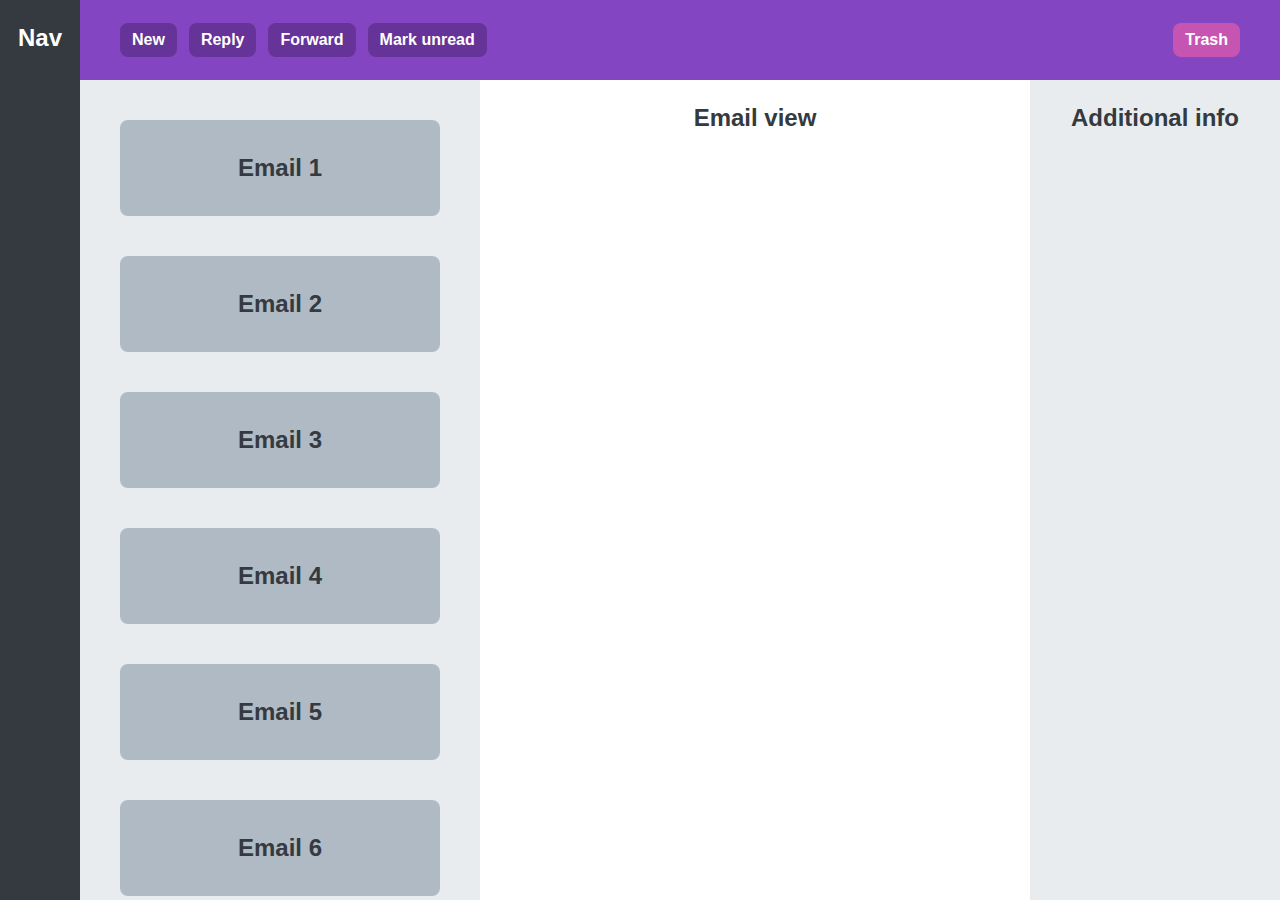
<file: example04-component/app-layout.html>
<!DOCTYPE html>
<html lang="en">
  <head>
    <meta charset="UTF-8" />
    <meta http-equiv="X-UA-Compatible" content="IE=edge" />
    <meta name="viewport" content="width=device-width, initial-scale=1.0" />
    <title>App Layout</title>
    <style>
      /*
        SPACING SYSTEM (px)
        2 / 4 / 8 / 12 / 16 / 24 / 32 / 48 / 64 / 80 / 96 / 128

        FONT SIZE SYSTEM (px)
        10 / 12 / 14 / 16 / 18 / 20 / 24 / 30 / 36 / 44 / 52 / 62 / 74 / 86 / 98

        MAIN COLOR: #8345C1
        GREY COLOR: #343a40
      */

      * {
        margin: 0;
        padding: 0;
        box-sizing: border-box;
      }

      body {
        font-family: sans-serif;
        color: #343a40;
        font-size: 24px;
        height: 100vh;
        text-align: center;
        font-weight: bold;
        display: grid;
        grid-template-columns: 80px 400px 1fr 250px;
        grid-template-rows: 80px 1fr;
      }

      nav,
      menu,
      section,
      main,
      aside {
        padding-top: 24px;
      }

      nav {
        background-color: #343a40;
        color: #fff;
        grid-row: 1 / -1;
      }

      menu {
        background-color: #8345c1;
        color: #fff;
        grid-column: 2 / -1;
        display: flex;
        align-items: center;
        gap: 12px;
        padding: 0 40px;
      }

      button {
        display: inline-block;
        font-size: 16px;
        font-weight: bold;
        background-color: #663399;
        border: none;
        border-radius: 8px;
        cursor: pointer;
        color: #fff;
        padding: 8px 12px;
      }

      button:last-child {
        background-color: #c655b1;
        margin-left: auto;
      }

      section {
        background-color: #e9ecef;
        padding: 40px;
        overflow: scroll;
        /* Hide horizontal scrollbar */
        overflow-x: hidden;
        display: flex;
        flex-direction: column;
        gap: 40px;
      }

      .email {
        background-color: #afbac5;
        height: 96px;
        border-radius: 8px;
        flex-shrink: 0;
        display: flex;
        align-items: center;
        justify-content: center;
      }

      aside {
        background-color: #e9ecef;
      }
    </style>
  </head>
  <body>
    <nav>Nav</nav>
    <menu>
      <button>New</button>
      <button>Reply</button>
      <button>Forward</button>
      <button>Mark unread</button>
      <button>Trash</button>
    </menu>
    <section>
      <div class="email">Email 1</div>
      <div class="email">Email 2</div>
      <div class="email">Email 3</div>
      <div class="email">Email 4</div>
      <div class="email">Email 5</div>
      <div class="email">Email 6</div>
      <div class="email">Email 7</div>
      <div class="email">Email 8</div>
      <div class="email">Email 9</div>
      <div class="email">Email 10</div>
    </section>
    <main>Email view</main>
    <aside>Additional info</aside>
  </body>
</html>
</file>
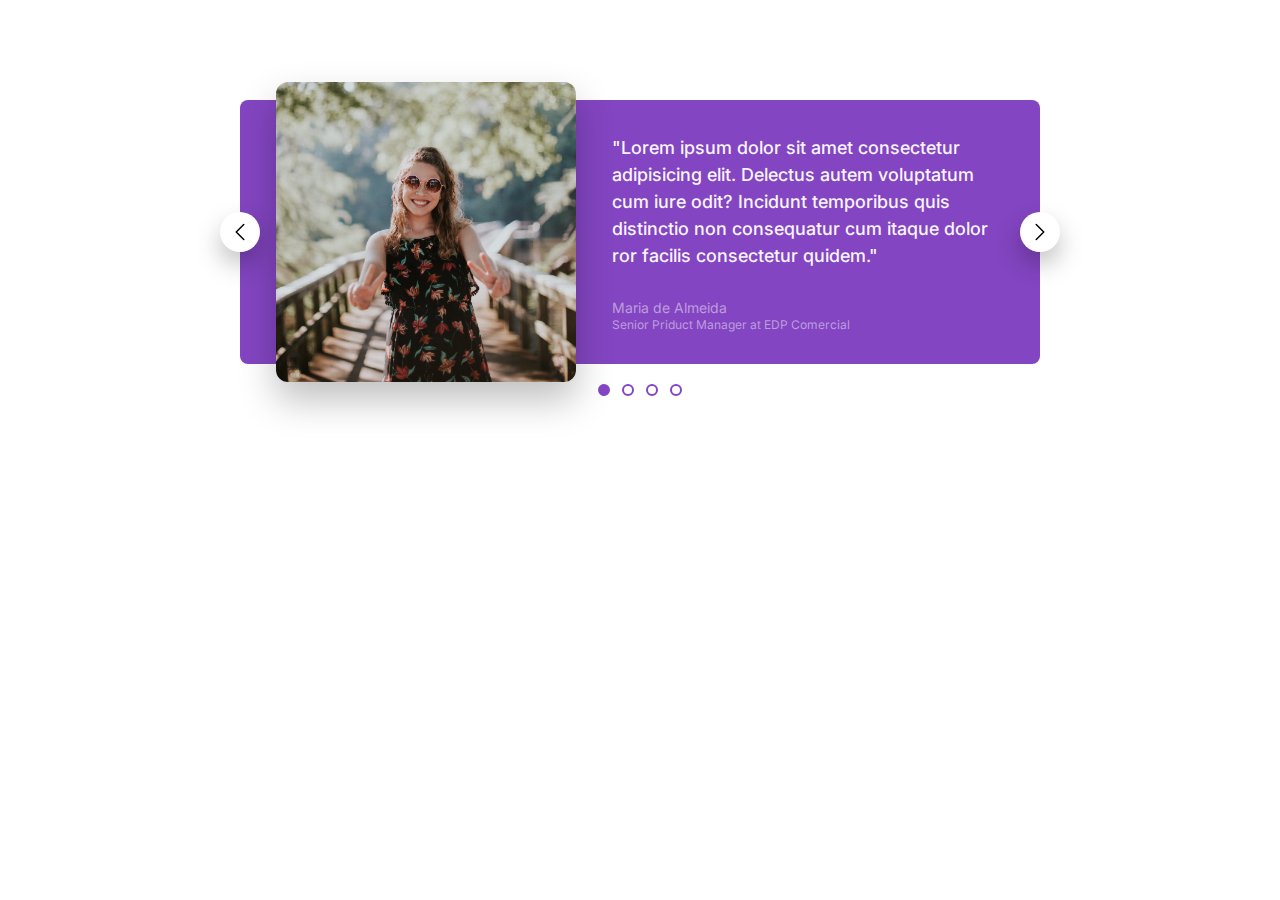
<file: example04-component/carousel.html>
<!DOCTYPE html>
<html lang="en">
  <head>
    <meta charset="UTF-8" />
    <meta http-equiv="X-UA-Compatible" content="IE=edge" />
    <meta name="viewport" content="width=device-width, initial-scale=1.0" />
    <link rel="preconnect" href="https://fonts.googleapis.com" />
    <link rel="preconnect" href="https://fonts.gstatic.com" crossorigin />
    <link
      href="https://fonts.googleapis.com/css2?family=Inter:wght@400;500;600&display=swap"
      rel="stylesheet"
    />
    <title>Carousel Component</title>
    <style>
      /*
        SPACING SYSTEM (px)
        2 / 4 / 8 / 12 / 16 / 24 / 32 / 48 / 64 / 80 / 96 / 128

        FONT SIZE SYSTEM (px)
        10 / 12 / 14 / 16 / 18 / 20 / 24 / 30 / 36 / 44 / 52 / 62 / 74 / 86 / 98

        MAIN COLOR: #8345C1
        GREY COLOR: #343a40
      */

      * {
        margin: 0;
        padding: 0;
        box-sizing: border-box;
      }

      body {
        font-family: "Inter", sans-serif;
        color: #343a40;
        line-height: 1;
      }

      .carousel {
        width: 800px;
        margin: 100px auto;
        background-color: #8345c1;
        padding: 32px 48px 32px 86px;
        border-radius: 8px;
        position: relative;
        display: flex;
        align-items: center;
        gap: 86px;
      }

      .img {
        height: 200px;
        border-radius: 8px;
        transform: scale(1.5);
        box-shadow: 0 12px 24px rgba(0, 0, 0, 0.25);
      }

      .testimonial-text {
        font-size: 18px;
        font-weight: 500;
        line-height: 1.5;
        margin-bottom: 32px;
        color: #f8f4fb;
      }

      .testimonial-author {
        font-size: 14px;
        margin-bottom: 4px;
        color: #bd9dde;
      }

      .testimonial-job {
        font-size: 12px;
        color: #bd9dde;
      }

      .btn {
        background-color: #fff;
        border: none;
        height: 40px;
        width: 40px;
        border-radius: 50%;
        position: absolute;
        box-shadow: 0 12px 24px rgba(0, 0, 0, 0.25);
        cursor: pointer;
        display: flex;
        align-items: center;
        justify-content: center;
      }

      .btn--left {
        left: 0;
        top: 50%;
        transform: translate(-50%, -50%);
      }

      .btn--right {
        right: 0;
        top: 50%;
        transform: translate(50%, -50%);
      }

      .btn-icon {
        height: 24px;
        width: 24px;
      }

      .dots {
        position: absolute;
        left: 50%;
        bottom: 0;
        transform: translate(-50%, 32px);
        display: flex;
        gap: 12px;
      }

      .dot {
        height: 12px;
        width: 12px;
        background-color: #fff;
        border: 2px solid #8345c1;
        border-radius: 50%;
        cursor: pointer;
      }

      .fill {
        background-color: #8345c1;
      }
    </style>
  </head>
  <body>
    <div class="carousel">
      <img src="maria.jpg" alt="Maria de Almeida" class="img" />
      <blockquote class="testimonial">
        <p class="testimonial-text">
          "Lorem ipsum dolor sit amet consectetur adipisicing elit. Delectus
          autem voluptatum cum iure odit? Incidunt temporibus quis distinctio
          non consequatur cum itaque dolor ror facilis consectetur quidem."
        </p>
        <p class="testimonial-author">Maria de Almeida</p>
        <p class="testimonial-job">Senior Priduct Manager at EDP Comercial</p>
      </blockquote>

      <button class="btn btn--left">
        <svg
          xmlns="http://www.w3.org/2000/svg"
          fill="none"
          viewBox="0 0 24 24"
          stroke-width="1.5"
          stroke="currentColor"
          class="btn-icon"
        >
          <path
            stroke-linecap="round"
            stroke-linejoin="round"
            d="M15.75 19.5L8.25 12l7.5-7.5"
          />
        </svg>
      </button>
      <button class="btn btn--right">
        <svg
          xmlns="http://www.w3.org/2000/svg"
          fill="none"
          viewBox="0 0 24 24"
          stroke-width="1.5"
          stroke="currentColor"
          class="btn-icon"
        >
          <path
            stroke-linecap="round"
            stroke-linejoin="round"
            d="M8.25 4.5l7.5 7.5-7.5 7.5"
          />
        </svg>
      </button>
      <div class="dots">
        <button class="dot fill">&nbsp;</button>
        <button class="dot">&nbsp;</button>
        <button class="dot">&nbsp;</button>
        <button class="dot">&nbsp;</button>
      </div>
    </div>
  </body>
</html>
</file>
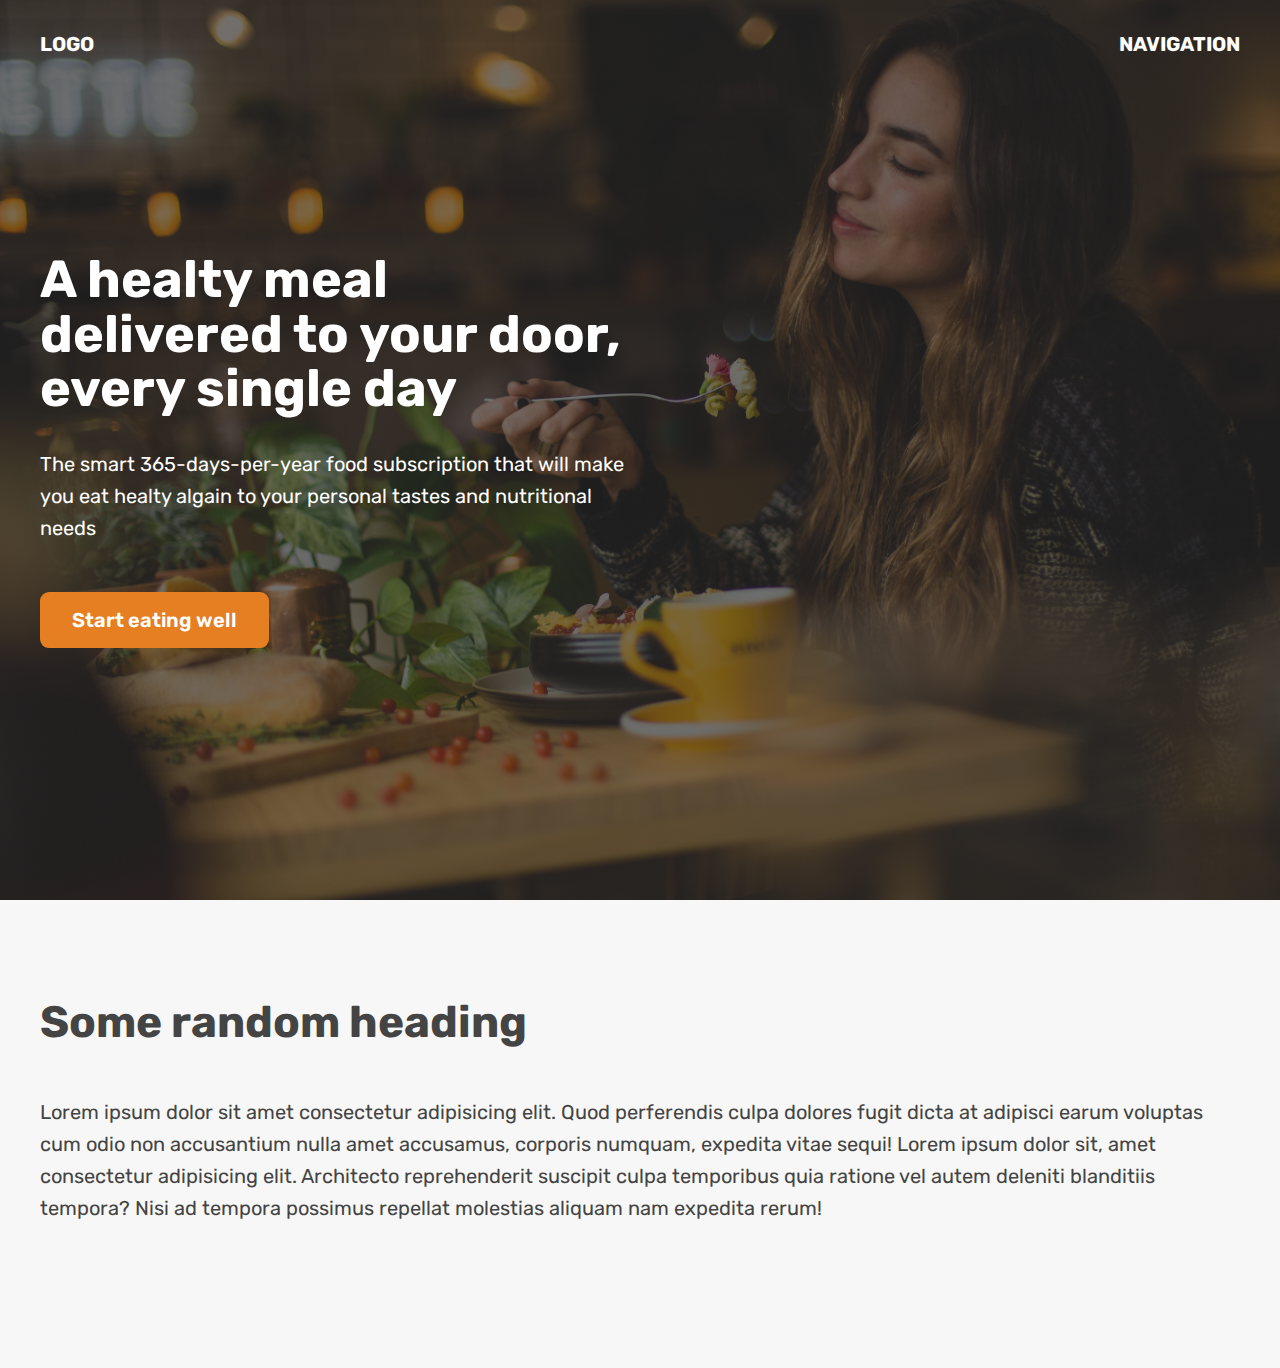
<file: example04-component/hero.html>
<!DOCTYPE html>
<html lang="en">
  <head>
    <meta charset="UTF-8" />
    <meta http-equiv="X-UA-Compatible" content="IE=edge" />
    <meta name="viewport" content="width=device-width, initial-scale=1.0" />
    <link rel="preconnect" href="https://fonts.googleapis.com" />
    <link rel="preconnect" href="https://fonts.gstatic.com" crossorigin />
    <link
      href="https://fonts.googleapis.com/css2?family=Rubik:wght@400;500;700&display=swap"
      rel="stylesheet"
    />
    <title>Hero Section</title>
    <style>
      /*
        SPACING SYSTEM (px)
        2 / 4 / 8 / 12 / 16 / 24 / 32 / 48 / 64 / 80 / 96 / 128

        FONT SIZE SYSTEM (px)
        10 / 12 / 14 / 16 / 18 / 20 / 24 / 30 / 36 / 44 / 52 / 62 / 74 / 86 / 98

        MAIN COLOR: #e67e22
        GREY COLOR: #343a40
      */

      * {
        margin: 0;
        padding: 0;
        box-sizing: border-box;
      }

      html {
        font-family: "Rubik", sans-serif;
        color: #444;
      }

      .container {
        margin: 0 auto;
        width: 1200px;
      }

      header {
        height: 100vh;
        position: relative;
        background-image: linear-gradient(
            rgba(34, 34, 34, 0.6),
            rgba(34, 34, 34, 0.6)
          ),
          url(hero.jpg);
        background-size: cover;
        color: #fff;
      }

      nav {
        font-size: 20px;
        font-weight: 700;
        display: flex;
        justify-content: space-between;
        padding-top: 32px;
      }

      .header-container {
        width: 1200px;
        position: absolute;
        left: 50%;
        top: 50%;
        transform: translate(-50%, -50%);
      }

      .header-container-inner {
        width: 50%;
      }

      h1 {
        font-size: 52px;
        margin-bottom: 32px;
        line-height: 1.05;
      }

      p {
        font-size: 20px;
        line-height: 1.6;
        margin-bottom: 48px;
      }

      .btn:link,
      .btn:visited {
        font-size: 20px;
        font-weight: 600;
        background-color: #e67e22;
        color: #fff;
        text-decoration: none;
        display: inline-block;
        padding: 16px 32px;
        border-radius: 9px;
      }

      .btn:hover {
        background-color: #d67e11;
      }

      h2 {
        font-size: 44px;
        margin-bottom: 48px;
      }

      section {
        padding: 96px 0;
        background-color: #f7f7f7;
      }
    </style>
  </head>
  <body>
    <header>
      <nav class="container">
        <div>LOGO</div>
        <div>NAVIGATION</div>
      </nav>

      <div class="header-container">
        <div class="header-container-inner">
          <h1>A healty meal delivered to your door, every single day</h1>
          <p>
            The smart 365-days-per-year food subscription that will make you eat
            healty algain to your personal tastes and nutritional needs
          </p>
          <a href="#" class="btn">Start eating well</a>
        </div>
      </div>
    </header>

    <section>
      <div class="container">
        <h2>Some random heading</h2>
        <p>
          Lorem ipsum dolor sit amet consectetur adipisicing elit. Quod
          perferendis culpa dolores fugit dicta at adipisci earum voluptas cum
          odio non accusantium nulla amet accusamus, corporis numquam, expedita
          vitae sequi! Lorem ipsum dolor sit, amet consectetur adipisicing elit.
          Architecto reprehenderit suscipit culpa temporibus quia ratione vel
          autem deleniti blanditiis tempora? Nisi ad tempora possimus repellat
          molestias aliquam nam expedita rerum!
        </p>
      </div>
    </section>
  </body>
</html>
</file>
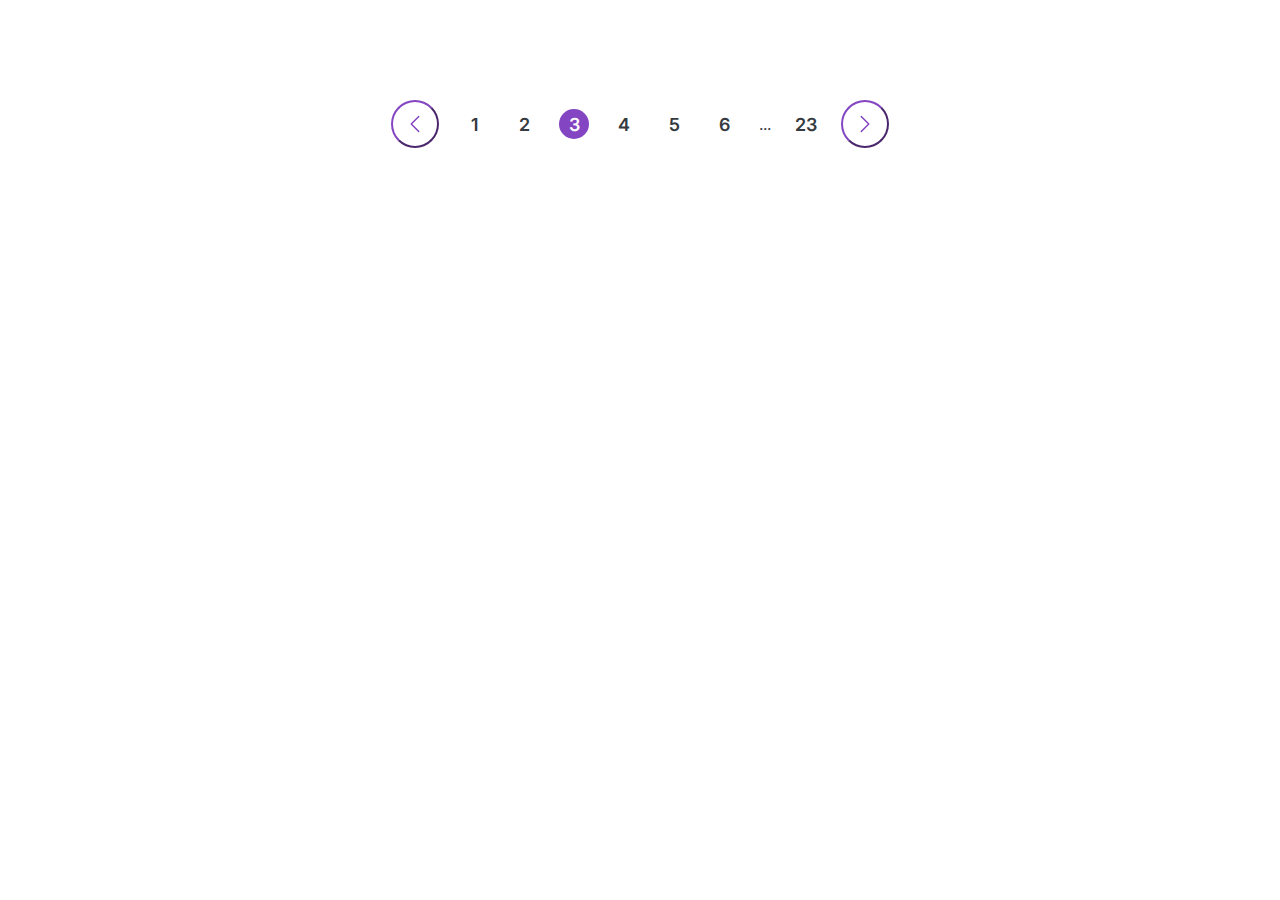
<file: example04-component/pagenation01.html>
<!DOCTYPE html>
<html lang="en">
  <head>
    <meta charset="UTF-8" />
    <meta http-equiv="X-UA-Compatible" content="IE=edge" />
    <meta name="viewport" content="width=device-width, initial-scale=1.0" />
    <link rel="preconnect" href="https://fonts.googleapis.com" />
    <link rel="preconnect" href="https://fonts.gstatic.com" crossorigin />
    <link
      href="https://fonts.googleapis.com/css2?family=Inter:wght@400;500;600&display=swap"
      rel="stylesheet"
    />
    <title>Pagenation Component</title>
    <style>
      /*
        SPACING SYSTEM (px)
        2 / 4 / 8 / 12 / 16 / 24 / 32 / 48 / 64 / 80 / 96 / 128

        FONT SIZE SYSTEM (px)
        10 / 12 / 14 / 16 / 18 / 20 / 24 / 30 / 36 / 44 / 52 / 62 / 74 / 86 / 98

        MAIN COLOR: #8345C1
        GREY COLOR: #343a40
      */

      * {
        margin: 0;
        padding: 0;
        box-sizing: border-box;
      }

      body {
        font-family: "Inter", sans-serif;
        color: #343a40;
        line-height: 1;
      }

      .pagenation {
        width: 800px;
        margin: 100px auto;
        display: flex;
        align-items: center;
        justify-content: center;
        gap: 20px;
      }

      .btn--icon {
        background: none;
        height: 48px;
        width: 48px;
        border-color: #8345c1;
        border-radius: 50%;
        cursor: pointer;
        display: flex;
        align-items: center;
        justify-content: center;
      }

      .icon {
        height: 24px;
        width: 24px;
        stroke: #8345c1;
      }

      .btn--icon:hover {
        border: none;
        background-color: #8345c1;
      }

      .btn--icon:hover .icon {
        stroke: #fff;
      }

      .btn--num {
        display: flex;
        align-items: center;
        justify-content: center;
        gap: 20px;
      }

      .btn {
        /* 表單元素不會繼承 body */
        font-family: "Inter", sans-serif;
        font-size: 18px;
        color: #343a40;
        font-weight: 600;
        height: 30px;
        width: 30px;
        background: none;
        border: none;
        border-radius: 50%;
        cursor: pointer;
        display: flex;
        align-items: center;
        justify-content: center;
      }

      .btn:hover {
        color: #fff;
        background-color: #8345c1;
      }

      .btn.current-page {
        color: #fff;
        background-color: #8345c1;
      }
    </style>
  </head>
  <body>
    <div class="pagenation">
      <button class="btn--icon">
        <svg
          xmlns="http://www.w3.org/2000/svg"
          fill="none"
          viewBox="0 0 24 24"
          stroke-width="1.5"
          stroke="currentColor"
          class="icon"
        >
          <path
            stroke-linecap="round"
            stroke-linejoin="round"
            d="M15.75 19.5L8.25 12l7.5-7.5"
          />
        </svg>
      </button>
      <div class="btn--num">
        <button class="btn">1</button>
        <button class="btn">2</button>
        <button class="btn current-page">3</button>
        <button class="btn">4</button>
        <button class="btn">5</button>
        <button class="btn">6</button>
        <p class="dots">...</p>
        <button class="btn">23</button>
      </div>
      <button class="btn--icon">
        <svg
          xmlns="http://www.w3.org/2000/svg"
          fill="none"
          viewBox="0 0 24 24"
          stroke-width="1.5"
          stroke="currentColor"
          class="icon"
        >
          <path
            stroke-linecap="round"
            stroke-linejoin="round"
            d="M8.25 4.5l7.5 7.5-7.5 7.5"
          />
        </svg>
      </button>
    </div>
  </body>
</html>
</file>
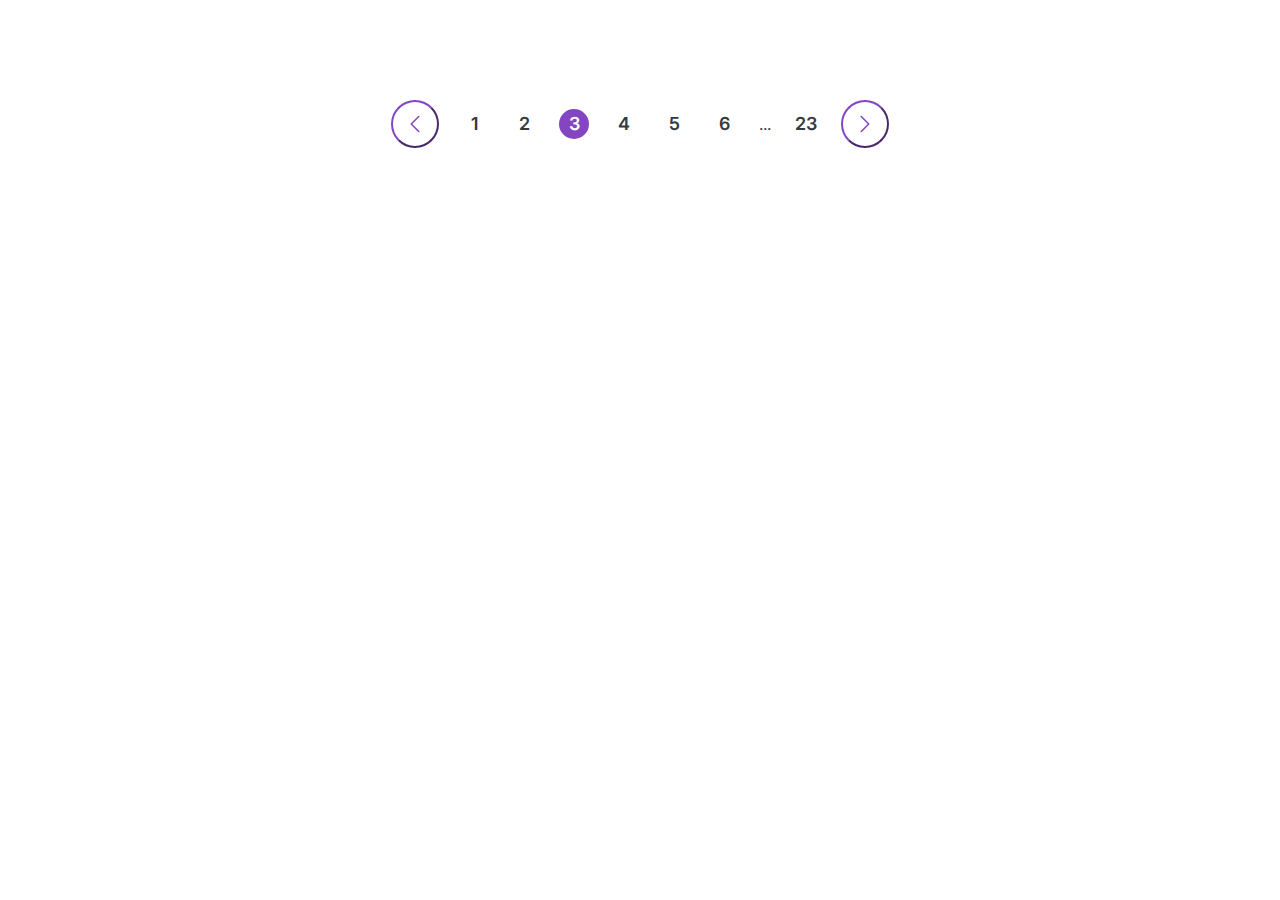
<file: example04-component/pagenation02.html>
<!DOCTYPE html>
<html lang="en">
  <head>
    <meta charset="UTF-8" />
    <meta http-equiv="X-UA-Compatible" content="IE=edge" />
    <meta name="viewport" content="width=device-width, initial-scale=1.0" />
    <link rel="preconnect" href="https://fonts.googleapis.com" />
    <link rel="preconnect" href="https://fonts.gstatic.com" crossorigin />
    <link
      href="https://fonts.googleapis.com/css2?family=Inter:wght@400;500;600&display=swap"
      rel="stylesheet"
    />
    <title>Pagenation Component</title>
    <style>
      /*
        SPACING SYSTEM (px)
        2 / 4 / 8 / 12 / 16 / 24 / 32 / 48 / 64 / 80 / 96 / 128

        FONT SIZE SYSTEM (px)
        10 / 12 / 14 / 16 / 18 / 20 / 24 / 30 / 36 / 44 / 52 / 62 / 74 / 86 / 98

        MAIN COLOR: #8345C1
        GREY COLOR: #343a40
      */

      * {
        margin: 0;
        padding: 0;
        box-sizing: border-box;
      }

      body {
        font-family: "Inter", sans-serif;
        color: #343a40;
        line-height: 1;
      }

      .pagenation {
        width: 800px;
        margin: 100px auto;
        display: flex;
        align-items: center;
        justify-content: center;
        gap: 20px;
      }

      .btn {
        background: none;
        height: 48px;
        width: 48px;
        border-color: #8345c1;
        border-radius: 50%;
        cursor: pointer;
        display: flex;
        align-items: center;
        justify-content: center;
      }

      .btn-icon {
        height: 24px;
        width: 24px;
        stroke: #8345c1;
      }

      .btn:hover {
        border: none;
        background-color: #8345c1;
      }

      /* 有條件的選擇器 */
      .btn:hover .btn-icon {
        stroke: #fff;
      }

      .page-link:link,
      .page-link:visited {
        font-size: 18px;
        color: #343a40;
        font-weight: 600;
        height: 30px;
        width: 30px;
        text-decoration: none;
        display: flex;
        align-items: center;
        justify-content: center;
      }

      .page-link:hover {
        background-color: #8345c1;
        border-radius: 50%;
        color: #fff;
      }

      /* And 選擇器 */
      .page-link.current-page {
        background-color: #8345c1;
        border-radius: 50%;
        color: #fff;
      }
    </style>
  </head>
  <body>
    <div class="pagenation">
      <button class="btn">
        <svg
          xmlns="http://www.w3.org/2000/svg"
          fill="none"
          viewBox="0 0 24 24"
          stroke-width="1.5"
          stroke="currentColor"
          class="btn-icon"
        >
          <path
            stroke-linecap="round"
            stroke-linejoin="round"
            d="M15.75 19.5L8.25 12l7.5-7.5"
          />
        </svg>
      </button>
      <a href="#" class="page-link">1</a>
      <a href="#" class="page-link">2</a>
      <a href="#" class="page-link current-page">3</a>
      <a href="#" class="page-link">4</a>
      <a href="#" class="page-link">5</a>
      <a href="#" class="page-link">6</a>
      <span class="dots">...</span>
      <a href="#" class="page-link">23</a>
      <button class="btn">
        <svg
          xmlns="http://www.w3.org/2000/svg"
          fill="none"
          viewBox="0 0 24 24"
          stroke-width="1.5"
          stroke="currentColor"
          class="btn-icon"
        >
          <path
            stroke-linecap="round"
            stroke-linejoin="round"
            d="M8.25 4.5l7.5 7.5-7.5 7.5"
          />
        </svg>
      </button>
    </div>
  </body>
</html>
</file>
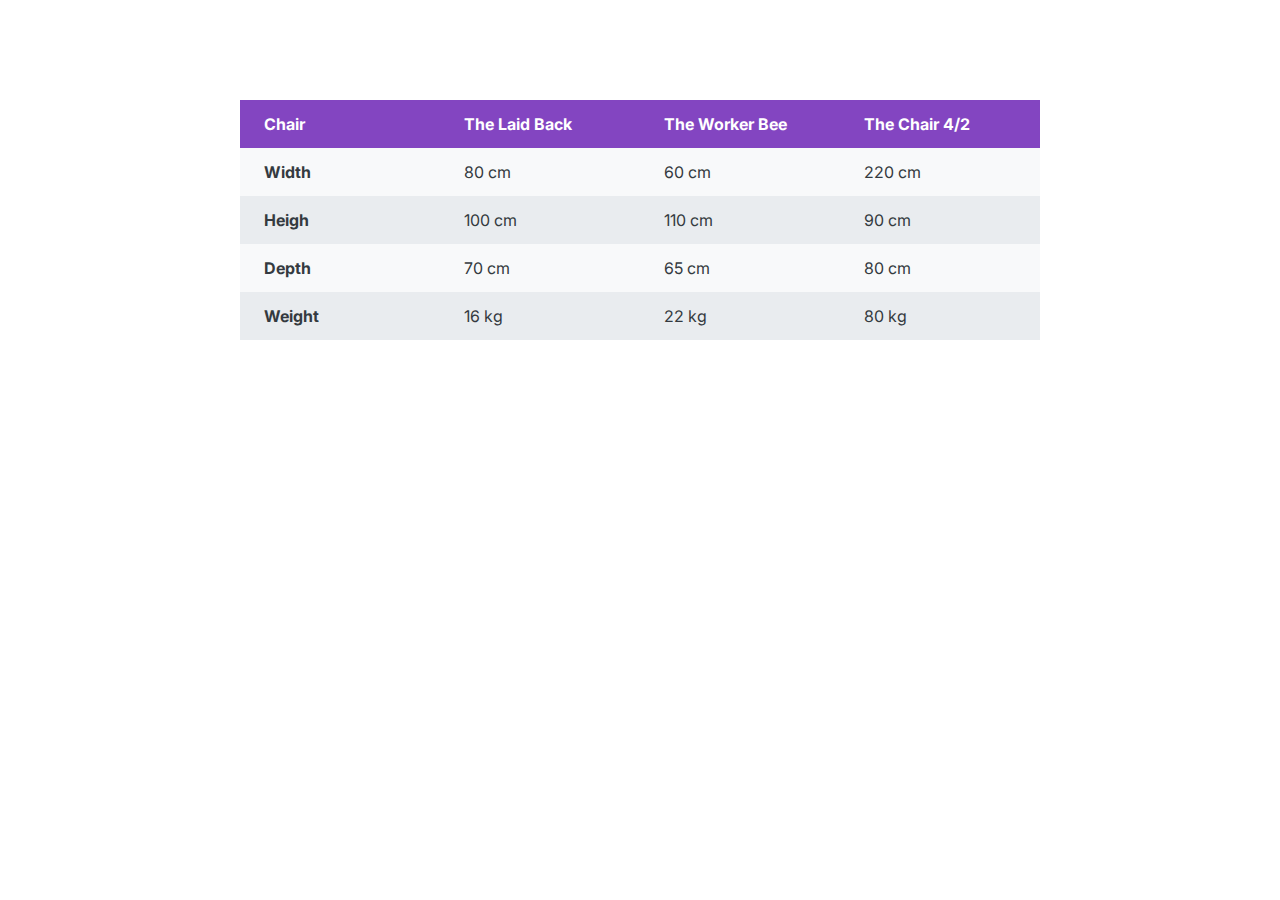
<file: example04-component/table.html>
<!DOCTYPE html>
<html lang="en">
  <head>
    <meta charset="UTF-8" />
    <meta http-equiv="X-UA-Compatible" content="IE=edge" />
    <meta name="viewport" content="width=device-width, initial-scale=1.0" />
    <link rel="preconnect" href="https://fonts.googleapis.com" />
    <link rel="preconnect" href="https://fonts.gstatic.com" crossorigin />
    <link
      href="https://fonts.googleapis.com/css2?family=Inter:wght@400;500;600&display=swap"
      rel="stylesheet"
    />
    <title>Table Component</title>
    <style>
      /*
        SPACING SYSTEM (px)
        2 / 4 / 8 / 12 / 16 / 24 / 32 / 48 / 64 / 80 / 96 / 128

        FONT SIZE SYSTEM (px)
        10 / 12 / 14 / 16 / 18 / 20 / 24 / 30 / 36 / 44 / 52 / 62 / 74 / 86 / 98

        MAIN COLOR: #8345C1
        GREY COLOR: #343a40
      */

      * {
        margin: 0;
        padding: 0;
        box-sizing: border-box;
      }

      body {
        font-family: "Inter", sans-serif;
        color: #343a40;
        line-height: 1;
        display: flex;
        justify-content: center;
      }

      table {
        width: 800px;
        margin-top: 100px;
        border-collapse: collapse;
      }

      th,
      td {
        padding: 16px 24px;
        text-align: left;
      }

      thead tr {
        background-color: #8345c1;
        color: #fff;
      }

      thead th {
        width: 25%;
      }

      tbody tr:nth-child(odd) {
        background-color: #f8f9fa;
      }

      tbody tr:nth-child(even) {
        background-color: #e9ecef;
      }
    </style>
  </head>
  <body>
    <table>
      <thead>
        <tr>
          <th>Chair</th>
          <th>The Laid Back</th>
          <th>The Worker Bee</th>
          <th>The Chair 4/2</th>
        </tr>
      </thead>
      <tbody>
        <tr>
          <th>Width</th>
          <td>80 cm</td>
          <td>60 cm</td>
          <td>220 cm</td>
        </tr>
        <tr>
          <th>Heigh</th>
          <td>100 cm</td>
          <td>110 cm</td>
          <td>90 cm</td>
        </tr>
        <tr>
          <th>Depth</th>
          <td>70 cm</td>
          <td>65 cm</td>
          <td>80 cm</td>
        </tr>
        <tr>
          <th>Weight</th>
          <td>16 kg</td>
          <td>22 kg</td>
          <td>80 kg</td>
        </tr>
      </tbody>
    </table>
  </body>
</html>
</file>
<file: example01-block/style.css>
* {
  box-sizing: border-box;
}

body {
  font-family: sans-serif;
  line-height: 1.4;
}

#container {
  border: 4px solid black;
  width: 825px;
  margin: 50px auto;
}

article h3::after {
  content: "SALE";
  background-color: red;
  font-size: 20px;
  letter-spacing: 2px;
  display: inline-block;
  padding: 5px 10px;
  position: absolute;
  top: -20px;
  left: -20px;
}

article h3 {
  text-align: center;
  text-transform: uppercase;
  background-color: rgba(194, 189, 189, 0.3);
  margin: 0;
  padding: 10px;
  position: relative;
}

#money {
  font-size: 22px;
  margin: 0;
  margin-bottom: 10px;
  float: left;
}

#content {
  font-size: 12px;
  font-weight: bold;
  color: grey;
  margin-top: 8px;
  float: right;
}

#txt {
  clear: both;
}

article a {
  color: black;
}

article a:hover {
  color: red;
  background-color: black;
}

.color-block {
  display: inline-block;
  margin-top: 20px;
  margin-bottom: 0;
  margin-right: 10px;
  padding: 10px 10px;
}

#color-block1 {
  background-color: black;
}

#color-block2 {
  background-color: blue;
}

#color-block3 {
  background-color: red;
}

#color-block4 {
  background-color: yellow;
}

#color-block5 {
  background-color: greenyellow;
}

#color-block6 {
  background-color: brown;
}

#product-detail {
  margin-left: -20px;
}

#product-detail li {
  margin-top: 5px;
}

button {
  color: white;
  background-color: black;
  text-transform: uppercase;
  width: 100%;
  padding: 10px;
}

button:hover {
  color: red;
}

.imger {
  float: left;
  margin-right: 40px;
}

.price {
  float: left;
  width: 243px;
  margin-right: 40px;
  margin-top: 20px;
}

.detail {
  float: left;
  width: 243px;
}
</file>
<file: example02-flex/style.css>
* {
  box-sizing: border-box;
}

body {
  font-family: sans-serif;
  line-height: 1.4;
}

#container {
  border: 4px solid black;
  width: 825px;
  margin: 50px auto;
}

#container h3::after {
  content: "SALE";
  background-color: red;
  font-size: 20px;
  letter-spacing: 2px;
  display: inline-block;
  padding: 5px 10px;
  position: absolute;
  top: -20px;
  left: -20px;
}

#container h3 {
  text-align: center;
  text-transform: uppercase;
  background-color: rgba(194, 189, 189, 0.3);
  margin: 0;
  padding: 10px;
  position: relative;
}

.box {
  display: flex;
}

.product-box {
  align-items: flex-start;
  justify-content: space-between;
}

.product-price,
.product-detail {
  width: 243px;
  margin-top: 20px;
}

.price-box {
  align-items: center;
  justify-content: space-between;
}

.subtitle {
  font-size: 22px;
  margin: 0;
}

#shiipping {
  font-size: 12px;
  font-weight: bold;
  color: grey;
}

.click-link a {
  color: black;
}

.click-link a:hover {
  color: red;
  background-color: black;
}

.color-box {
  margin-top: 10px;
  gap: 10px;
}

.color-block {
  padding: 10px 10px;
}

#color-block1 {
  background-color: black;
}

#color-block2 {
  background-color: blue;
}

#color-block3 {
  background-color: red;
}

#color-block4 {
  background-color: yellow;
}

#color-block5 {
  background-color: greenyellow;
}

#color-block6 {
  background-color: brown;
}

.detail-box {
  align-items: center;
  justify-content: left;
}

#detail {
  margin-left: -20px;
}

#detail li {
  margin-top: 5px;
}

button {
  color: white;
  background-color: black;
  text-transform: uppercase;
  width: 100%;
  padding: 10px;
}

button:hover {
  color: red;
}
</file>
<file: example03-grid/style.css>
* {
  box-sizing: border-box;
}

body {
  font-family: sans-serif;
  line-height: 1.4;
}

#container {
  border: 4px solid black;
  width: 825px;
  margin: 50px auto;

  display: grid;
  grid-template-columns: 250px 1fr 1fr;
  column-gap: 40px;
  /* row-gap: 60px; */
}

#container h3::after {
  content: "SALE";
  background-color: red;
  font-size: 20px;
  letter-spacing: 2px;
  display: inline-block;
  padding: 5px 10px;
  position: absolute;
  top: -20px;
  left: -20px;
}

#container h3 {
  text-align: center;
  text-transform: uppercase;
  background-color: rgba(194, 189, 189, 0.3);
  margin: 0;
  padding: 10px;
  position: relative;

  grid-column: 1 / -1;
}

.box {
  display: flex;
}

.product-price,
.product-detail {
  width: 243px;
  margin-top: 20px;
}

.price-box {
  align-items: center;
  justify-content: space-between;
}

.subtitle {
  font-size: 22px;
  margin: 0;
}

#shiipping {
  font-size: 12px;
  font-weight: bold;
  color: grey;
}

.click-link a {
  color: black;
}

.click-link a:hover {
  color: red;
  background-color: black;
}

.color-box {
  margin-top: 10px;
  gap: 10px;
}

.color-block {
  padding: 10px 10px;
}

#color-block1 {
  background-color: black;
}

#color-block2 {
  background-color: blue;
}

#color-block3 {
  background-color: red;
}

#color-block4 {
  background-color: yellow;
}

#color-block5 {
  background-color: greenyellow;
}

#color-block6 {
  background-color: brown;
}

.detail-box {
  align-items: center;
  justify-content: left;
}

#detail {
  margin-left: -20px;
}

#detail li {
  margin-top: 5px;
}

button {
  color: white;
  background-color: black;
  text-transform: uppercase;
  width: 100%;
  padding: 10px;

  grid-column: 1 / -1;
}

button:hover {
  color: red;
}
</file>
<file: example05-Omnifood/css/general.css>
* {
  padding: 0;
  margin: 0;
  box-sizing: border-box;
}

*:focus {
  outline: none;
  box-shadow: 0 0 0 0.8rem rgba(230, 125, 34, 0.5);
}

html {
  /* 10px / 16px = 0.625*/
  font-size: 62.5%;
  scroll-behavior: smooth;
}

body {
  font-family: "Rubik", sans-serif;
  font-weight: 400;
  line-height: 1;
  color: #555;
  overflow-x: hidden;
}

/* ***************************** */
/* GENRAL REUSABLE COMPONMENTS */
/* ***************************** */
/* helper class */
.margin-right-sm {
  margin-right: 1.6rem !important;
}

.margin-bottom-md {
  margin-bottom: 4.8rem !important;
}

.center-text {
  text-align: center;
}

.container {
  max-width: 120rem;
  padding: 0 3.2rem;
  margin: 0 auto;
}

.grid {
  display: grid;
  column-gap: 6.4rem;
  row-gap: 9.6rem;
}

.grid:not(:last-child) {
  margin-bottom: 9.6rem;
}

.grid--2-cols {
  grid-template-columns: repeat(2, 1fr);
}

.grid--3-cols {
  grid-template-columns: repeat(3, 1fr);
}

.grid--4-cols {
  grid-template-columns: repeat(4, 1fr);
}

.grid--center-v {
  align-items: center;
}

.heading-primary,
.heading-secondary,
.heading-tertiary {
  font-weight: 700;
  color: #333;
  letter-spacing: -0.5px;
}

.heading-primary {
  font-size: 5.2rem;
  line-height: 1.05;
  margin-bottom: 3.2rem;
}

.heading-secondary {
  font-size: 4.4rem;
  line-height: 1.2;
  margin-bottom: 9.6rem;
}

.heading-tertiary {
  font-size: 3rem;
  line-height: 1.2;
  margin-bottom: 3.2rem;
}

.subheading {
  display: block;
  font-size: 1.6rem;
  font-weight: 500;
  color: #cd6c17;
  text-transform: uppercase;
  margin-bottom: 1.6rem;
  letter-spacing: 0.75px;
}

.btn,
.btn:link,
.btn:visited {
  display: inline-block;
  font-size: 2rem;
  font-weight: 600;
  text-decoration: none;
  padding: 1.6rem 3.2rem;
  border-radius: 9px;
  /* only for .btn */
  border: none;
  cursor: pointer;
  font-family: inherit;
  /* put transition on original "state" */
  transition: all 0.3s;
}

.btn--full:link,
.btn--full:visited {
  background-color: #e67e22;
  color: #fff;
}

.btn--full:hover,
.btn--full:active {
  background-color: #cd6c17;
}

.btn--outline:link,
.btn--outline:visited {
  background-color: #fff;
  color: #555;
}

.btn--outline:hover,
.btn--outline:active {
  background-color: #fdf6ef;
  /* creat border inside the block */
  box-shadow: inset 0 0 0 3px #fff;
}

.btn--form {
  background-color: #45260a;
  color: #fdf6ef;
  align-self: end;
  padding: 1.2rem;
}

.btn--form:hover {
  background-color: #fff;
  color: #555;
}

.link:link,
.link:visited {
  display: inline-block;
  color: #e67e22;
  text-decoration: none;
  border-bottom: 1px solid currentColor;
  padding-bottom: 2px;
  transition: all 0.3s;
}

.link:hover,
.link:active {
  color: #cd6c17;
  border-bottom: 1px solid transparent;
}

.list {
  list-style: none;
  display: flex;
  flex-direction: column;
  gap: 1.6rem;
}

.list-item {
  font-size: 1.8rem;
  line-height: 1.2;
  display: flex;
  align-items: center;
  gap: 1.6rem;
}

.list-icon {
  width: 3rem;
  height: 3rem;
  filter: brightness(0) invert(51%) sepia(76%) saturate(581%) hue-rotate(347deg)
    brightness(96%) contrast(88%);
}

strong {
  font-weight: 500;
}
</file>
<file: example05-Omnifood/css/style.css>
/* ***************************** */
/* HEADER */
/* ***************************** */
.header {
  display: flex;
  align-items: center;
  justify-content: space-between;
  background-color: #fdf6ef;
  /* because header want to be sticky later */
  height: 9.6rem;
  padding: 0 4.8rem;
  position: relative;
}

.logo {
  height: 2.2rem;
}

/* ***************************** */
/* NAVIGATION */
/* ***************************** */
.main-nav-list {
  list-style: none;
  display: flex;
  align-items: center;
  gap: 4.8rem;
}

.main-nav-link:link,
.main-nav-link:visited {
  text-decoration: none;
  color: #333;
  font-weight: 500;
  font-size: 1.8rem;
  transition: all 0.3s;
}

.main-nav-link:hover,
.main-nav-link:active {
  color: #cd6c17;
}

.main-nav-link.nav-cta:link,
.main-nav-link.nav-cta:visited {
  padding: 1.2rem 2.4rem;
  border-radius: 9px;
  color: #fff;
  background-color: #e67e22;
}

.main-nav-link.nav-cta:hover,
.main-nav-link.nav-cta:active {
  background-color: #cd6c17;
}

/* MOBILE */
.btn-mobil-nav {
  border: none;
  background: none;
  cursor: pointer;
  display: none;
}

.mobile-icon {
  height: 4.8rem;
  width: 4.8rem;
  /* #333 */
  filter: brightness(0) invert(6%) sepia(1%) saturate(4891%) hue-rotate(314deg)
    brightness(96%) contrast(67%);
}

.mobile-icon[name="close-outline"] {
  display: none;
}

/* STICKY */
.sticky .header {
  position: fixed;
  top: 0;
  bottom: 0;
  width: 100%;
  height: 8rem;
  padding-top: 0;
  padding-bottom: 0;
  background-color: rgba(255, 255, 255, 0.97);
  z-index: 999;
  box-shadow: 0 1.2rem 3.2em rgba(0, 0, 0, 0.03);
}

.sticky .section-hero {
  margin-top: 9.6rem;
}

/* ***************************** */
/* HERO SECTION */
/* ***************************** */
.section-hero {
  background-color: #fdf6ef;
  padding: 4.8rem 0 9.6rem 0;
}

.hero {
  max-width: 130rem;
  margin: 0 auto;
  padding: 0 3.2rem;
  display: grid;
  grid-template-columns: 1fr 1fr;
  align-items: center;
  gap: 9.6rem;
}

.hero-description {
  font-size: 2rem;
  line-height: 1.6;
  margin-bottom: 4.8rem;
}

.hero-img {
  width: 100%;
}

.hero-delivered {
  display: flex;
  align-items: center;
  gap: 1.6rem;
  margin-top: 8rem;
}

.delivered-img {
  display: flex;
}

.delivered-img img {
  height: 4.8rem;
  width: 4.8rem;
  border-radius: 50%;
  border: 3px solid #fdf6ef;
  margin-right: -1.6rem;
}

.delivered-img img:last-child {
  margin: 0;
}

.delivered-text {
  font-size: 1.8rem;
  font-weight: 600;
}

.delivered-text span {
  color: #cd6c17;
  font-weight: 700;
}

/* ***************************** */
/* FEATURED IN SECTION */
/* ***************************** */
.section-featured {
  padding: 4.8rem 0 3.2rem 0;
}

.heading-featured-in {
  font-size: 1.4rem;
  font-weight: 500;
  color: #888;
  text-transform: uppercase;
  letter-spacing: 0.75px;
  text-align: center;
  margin-bottom: 2.4rem;
}

.logos {
  display: flex;
  justify-content: space-around;
}

.logos img {
  height: 3.2rem;
  filter: brightness(0);
  opacity: 50%;
}

/* ***************************** */
/* HOW IT WORKS SECTION */
/* ***************************** */
.section-how {
  padding: 9.6rem 0;
}

.step-num {
  font-size: 8.6rem;
  font-weight: 600;
  color: #ddd;
  margin-bottom: 1.2rem;
}

.step-description {
  font-size: 1.8rem;
  line-height: 1.8;
}

.step-img-box {
  display: flex;
  align-items: center;
  justify-content: center;
  position: relative;
}

.step-img {
  width: 35%;
}

.step-img-box::before,
.step-img-box::after {
  content: "";
  display: block;
  border-radius: 50%;
  position: absolute;
  top: 50%;
  left: 50%;
  transform: translate(-50%, -50%);
}

.step-img-box::before {
  width: 60%;
  /* height = 60% 在這裡行不通 */
  padding-bottom: 60%;
  background-color: #fdf6ef;
  z-index: -2;
}

.step-img-box::after {
  width: 45%;
  padding-bottom: 45%;
  background-color: #fae3d0;
  z-index: -1;
}

/* ***************************** */
/* CARDS SECTION */
/* ***************************** */
.section-cards {
  padding: 9.6rem 0;
}

.meal {
  box-shadow: 0 2.4rem 4.8rem rgba(0, 0, 0, 0.075);
  border-radius: 11px;
  overflow: hidden;
  transition: all 0.4s;
}

.meal:hover {
  transform: translateY(-1.2rem);
  box-shadow: 0 3.2rem 6.4rem rgba(0, 0, 0, 0.06);
}

.meal-content {
  padding: 3.2rem 4.8rem 4.8rem 4.8rem;
}

.meal-tags {
  margin-bottom: 1.2rem;
  display: flex;
  gap: 0.4rem;
}

.tag {
  display: inline-block;
  padding: 0.4rem 0.8rem;
  font-size: 1.2rem;
  font-weight: 600;
  text-transform: uppercase;
  color: #333;
  border-radius: 100px;
}

.tag--vegetarian {
  background-color: #04ee4a;
}

.tag--vegan {
  background-color: #94d82d;
}

.tag--paleo {
  background-color: #ffd43b;
}

.meal-title {
  font-size: 2.4rem;
  font-weight: 600;
  color: #333;
  margin-bottom: 3.2rem;
}

.meal-attributes {
  list-style: none;
  display: flex;
  flex-direction: column;
  gap: 2rem;
}

.meal-attribute {
  font-size: 1.8rem;
  display: flex;
  align-items: center;
  gap: 1.6rem;
}

.meal-icon {
  width: 2.4rem;
  height: 2.4rem;
  /* 單獨把 svg 放成獨立資料夾, 用 img 引用所以使用 filter */
  filter: brightness(0) invert(51%) sepia(76%) saturate(581%) hue-rotate(347deg)
    brightness(96%) contrast(88%);
}

.meal-img {
  width: 100%;
}

.all-recipes {
  text-align: center;
  font-size: 1.8rem;
}

/* ***************************** */
/* TESTIMONIALS SECTION */
/* ***************************** */
.section-testimonials {
  background-color: #fdf6ef;
  display: grid;
  grid-template-columns: 55fr 45fr;
  align-items: center;
}

.testimonials-container {
  padding: 9.6rem;
}

.testimonials {
  display: grid;
  grid-template-columns: repeat(2, 1fr);
  row-gap: 4.8rem;
  column-gap: 8rem;
}

.testimonial-img {
  width: 6.4rem;
  border-radius: 50%;
  margin-bottom: 1.2rem;
}

.testimonial-text {
  font-size: 1.8rem;
  line-height: 1.8;
  margin-bottom: 1.6rem;
}

.testimonial-name {
  font-size: 1.6rem;
  color: #737070;
}

.gallery {
  display: grid;
  grid-template-columns: repeat(3, 1fr);
  gap: 1.6rem;
  padding: 1.6rem;
}

.gallery-item {
  overflow: hidden;
}

.gallery-item img {
  display: block;
  width: 100%;
  transition: all 0.4s;
}

.gallery-item img:hover {
  transform: scale(1.1);
}

/* ***************************** */
/* HOW IT WORKS SECTION */
/* ***************************** */
.section-pricing {
  padding: 9.6rem 0;
}

.pricing-plan {
  border-radius: 11px;
  width: 75%;
}

.pricing-plan--starter {
  border: 2px solid #fdf6ef;
  justify-self: end;
  padding: 4.6rem;
}

.pricing-plan--complete {
  background-color: #fdf6ef;
  padding: 4.8rem;
  position: relative;
  overflow: hidden;
}

.pricing-plan--complete::before {
  content: "Best value";
  position: absolute;
  top: 6%;
  right: -18%;
  text-transform: uppercase;
  font-size: 1.4rem;
  font-weight: 700;
  color: #333;
  background-color: #ffd43b;
  padding: 0.8rem 8rem;
  transform: rotate(45deg);
}

.plan-header {
  text-align: center;
  margin-bottom: 4.8rem;
}

.plan-name {
  color: #cd6c17;
  font-size: 2rem;
  font-weight: 600;
  text-transform: uppercase;
  letter-spacing: 0.75;
  margin-bottom: 3.2rem;
}

.plan-price {
  font-size: 6.2rem;
  font-weight: 600;
  color: #333;
  margin-bottom: 1.6rem;
}

.plan-price span {
  font-size: 3rem;
  font-weight: 500;
  margin-right: 0.8rem;
}

.plan-text {
  font-size: 1.6rem;
  line-height: 1.6;
  color: #737070;
}

.plan-sign-up {
  text-align: center;
  margin-top: 4.8rem;
}

.plan-details {
  font-size: 1.6rem;
  line-height: 1.6;
  text-align: center;
}

.feature-svg-box {
  width: 6.4rem;
  height: 6.4rem;
  background-color: #fdf6ef;
  border-radius: 50%;
  margin-bottom: 3.2rem;
  display: flex;
  align-items: center;
  justify-content: center;
}

.feature-icon {
  width: 3.2rem;
  height: 3.2rem;
  /* #e67e22 */
  filter: brightness(0) invert(51%) sepia(76%) saturate(581%) hue-rotate(347deg)
    brightness(96%) contrast(88%);
}

.feature-title {
  font-size: 2.4rem;
  font-weight: 700;
  color: #333;
  margin-bottom: 1.6rem;
}

.feature-text {
  font-size: 1.8rem;
  line-height: 1.8;
}

/* ***************************** */
/* CTA SECTION */
/* ***************************** */
.section-cta {
  padding: 4.8rem 0 12.8rem 0;
}

.cta {
  display: grid;
  grid-template-columns: 2fr 1fr;
  box-shadow: 0 2.4rem 4.8rem rgba(0, 0, 0, 0.15);
  border-radius: 11px;
  background-image: linear-gradient(135deg, #ec9a52, #e67e22);
  overflow: hidden;
}

.cta-text-box {
  padding: 4.8rem 6.4rem 6.4rem 6.4rem;
  color: #45260a;
}

.cta .heading-secondary {
  color: inherit;
  margin-bottom: 3.2rem;
}

.cta-text {
  font-size: 1.8rem;
  line-height: 1.8;
  margin-bottom: 4.8rem;
}

.cta-img-box {
  background-image: linear-gradient(
      135deg,
      rgba(236, 154, 82, 0.35),
      rgba(230, 126, 34, 0.35)
    ),
    url("../img/eating.jpg");
  background-size: cover;
  background-position: center;
}

.cta-form {
  display: grid;
  grid-template-columns: 1fr 1fr;
  column-gap: 3.2rem;
  row-gap: 2.4rem;
}

.cta-form label {
  display: block;
  font-size: 1.6rem;
  font-weight: 500;
  margin-bottom: 1.2rem;
}

.cta-form input,
.cta-form select {
  width: 100%;
  padding: 1.2rem;
  font-size: 1.8rem;
  font-family: inherit;
  color: inherit;
  border: none;
  border-radius: 9px;
  background-color: #fdf6ef;
  box-shadow: 0 1px 2px rgba(0, 0, 0, 0.1);
}

.cta-form input::placeholder {
  color: #aaa;
}

.cta-form *:focus {
  outline: none;
  box-shadow: 0 0 0 0.8rem rgba(253, 242, 233, 0.5);
}

/* ***************************** */
/* FOOTER */
/* ***************************** */
.footer {
  padding: 12.8rem 0;
  border-top: 1px solid #eee;
}

.grid--footer {
  grid-template-columns: 1.5fr 1.5fr 1fr 1fr 1fr;
}

.logo-col {
  display: flex;
  flex-direction: column;
}

.footer-logo {
  display: block;
  margin-bottom: 3.2rem;
}

.social-links {
  list-style: none;
  display: flex;
  gap: 2.4rem;
}

.social-icon {
  width: 2.4rem;
  height: 2.4rem;
}

.copyright {
  font-size: 1.4rem;
  line-height: 1.6;
  color: #737070;
  margin-top: auto;
}

.social-link:link,
.social-link:visited {
  /* #737070 */
  filter: brightness(0) invert(49%) sepia(6%) saturate(171%) hue-rotate(314deg)
    brightness(88%) contrast(86%);
  transition: all 0.3s;
}

.social-link:hover,
.social-link:active {
  /* #555 */
  filter: brightness(0) invert(30%) sepia(1%) saturate(2699%) hue-rotate(327deg)
    brightness(95%) contrast(76%);
}

.footer-heading {
  font-size: 1.8rem;
  font-weight: 500;
  margin-bottom: 4rem;
}

.contacts {
  font-style: normal;
  font-size: 1.6rem;
  line-height: 1.6;
}

.address {
  margin-bottom: 2.4rem;
}

.footer-nav {
  list-style: none;
  display: flex;
  flex-direction: column;
  gap: 2.4rem;
}

.footer-link:link,
.footer-link:visited {
  text-decoration: none;
  font-size: 1.6rem;
  color: #737070;
  transition: all 0.3s;
}

.footer-link:hover,
.footer-link:active {
  color: #555;
}
</file>
<file: example05-Omnifood/css/queries.css>
/* ***************************** */
/* BELOW 1344PX (SMALLER DESKTOP) */
/* ***************************** */
@media (max-width: 84em) {
  .hero {
    max-width: 120rem;
  }

  .heading-primary {
    font-size: 4.4rem;
  }

  .gallery {
    grid-template-columns: repeat(2, 1fr);
  }
}

/* ***************************** */
/* BELOW 1234PX (LANDSCAPE TABLES) */
/* ***************************** */
@media (max-width: 77em) {
  html {
    /* 9px / 16px = 0.5625*/
    font-size: 56.25%;
  }

  .grid {
    column-gap: 4.8rem;
    row-gap: 6.4rem;
  }

  .heading-secondary {
    font-size: 3.6rem;
  }

  .heading-tertiary {
    font-size: 2.4rem;
  }

  .header {
    padding: 0 3.2rem;
  }

  .main-nav-list {
    gap: 3.2rem;
  }

  .hero {
    gap: 4.8rem;
  }

  .testimonials-container {
    padding: 9.6rem 3.2rem;
  }
}

/* ***************************** */
/* BELOW 944PX (TABLES) */
/* ***************************** */
@media (max-width: 59em) {
  html {
    /* 8px / 16px = 0.5*/
    font-size: 50%;
  }

  .hero {
    grid-template-columns: 1fr;
    padding: 0 8rem;
    gap: 6.4rem;
  }

  .hero-text-box,
  .hero-img-box {
    text-align: center;
  }

  .hero-img {
    width: 60%;
  }

  .hero-delivered {
    justify-content: center;
    margin-top: 3.2rem;
  }

  .logos img {
    height: 2.4rem;
  }

  .step-num {
    font-size: 7.4rem;
  }

  .meal-content {
    padding: 2.4rem 3.2rem 3.2rem 3.2rem;
  }

  .section-testimonials {
    grid-template-columns: 1fr;
  }

  .gallery {
    grid-template-columns: repeat(6, 1fr);
  }

  .cta {
    grid-template-columns: 3fr 2fr;
  }

  .cta-form {
    grid-template-columns: 1fr;
  }

  .btn--form {
    margin-top: 1.2rem;
  }

  /* MOBILE NAVIGATION */
  .btn-mobil-nav {
    display: block;
    z-index: 9999;
  }

  .main-nav {
    background-color: rgba(255, 255, 255, 0.6);
    /* for safari */
    -webkit-backdrop-filter: blur(10px);
    backdrop-filter: blur(10px);
    position: absolute;
    top: 0;
    left: 0;
    width: 100%;
    height: 100vh;
    transform: translateX(100%);
    display: flex;
    align-items: center;
    justify-content: center;
    transition: all 0.5s ease-in;

    /* hide it visually */
    opacity: 0;
    /* make it unaccessible */
    pointer-events: none;
    /* hide it from screen readers */
    visibility: hidden;
  }

  .nav-open .main-nav {
    opacity: 1;
    pointer-events: auto;
    visibility: visible;
    transform: translateX(0%);
  }

  .nav-open .mobile-icon[name="close-outline"] {
    display: block;
  }

  .nav-open .mobile-icon[name="menu-outline"] {
    display: none;
  }

  .main-nav-list {
    flex-direction: column;
    gap: 4.8rem;
  }

  .main-nav-link:link,
  .main-nav-link:visited {
    font-size: 3rem;
  }
}

/* ***************************** */
/* BELOW 704PX (SMALLER TABLES) */
/* ***************************** */
@media (max-width: 44em) {
  .grid--3-cols,
  .grid--4-cols {
    grid-template-columns: repeat(2, 1fr);
  }

  .heading-secondary {
    margin-bottom: 4.8rem;
  }

  .diets {
    grid-column: 1 / -1;
    justify-self: center;
  }

  .pricing-plan {
    width: 100%;
  }

  .grid--footer {
    grid-template-columns: repeat(6, 1fr);
  }

  .logo-col,
  .address-col {
    grid-column: span 3;
  }

  .nav-col {
    grid-row: 1;
    grid-column: span 2;
    margin-bottom: 3.2rem;
  }
}

/* ***************************** */
/* BELOW 544PX (PHONES) */
/* ***************************** */
@media (max-width: 34em) {
  .grid {
    row-gap: 4.8rem;
  }

  .grid--2-cols,
  .grid--3-cols,
  .grid--4-cols {
    grid-template-columns: 1fr;
  }

  .section-hero {
    padding: 2.4rem 0 6.4rem 0;
  }

  .hero {
    padding: 0 3.2rem;
  }

  .btn,
  .btn:link,
  .btn:visited {
    padding: 2.4rem 1.6rem;
  }

  .hero-img {
    width: 80%;
  }

  .logos img {
    height: 1.2rem;
  }

  /* nth-child 偽類選取器主要是選取順序, 看順序而不是屬性或是格式 */
  .step-img-box:nth-child(2) {
    grid-row: 1;
  }

  .step-img-box:nth-child(6) {
    grid-row: 5;
  }

  .step-img-box {
    transform: translateY(2.4rem);
  }

  .testimonials {
    grid-template-columns: 1fr;
  }

  .gallery {
    grid-template-columns: repeat(4, 1fr);
    gap: 1.2rem;
  }

  .cta {
    grid-template-columns: 1fr;
  }

  .cta-text-box {
    padding: 3.2rem;
  }

  .cta-img-box {
    height: 32rem;
    grid-row: 1;
  }
}
</file>
